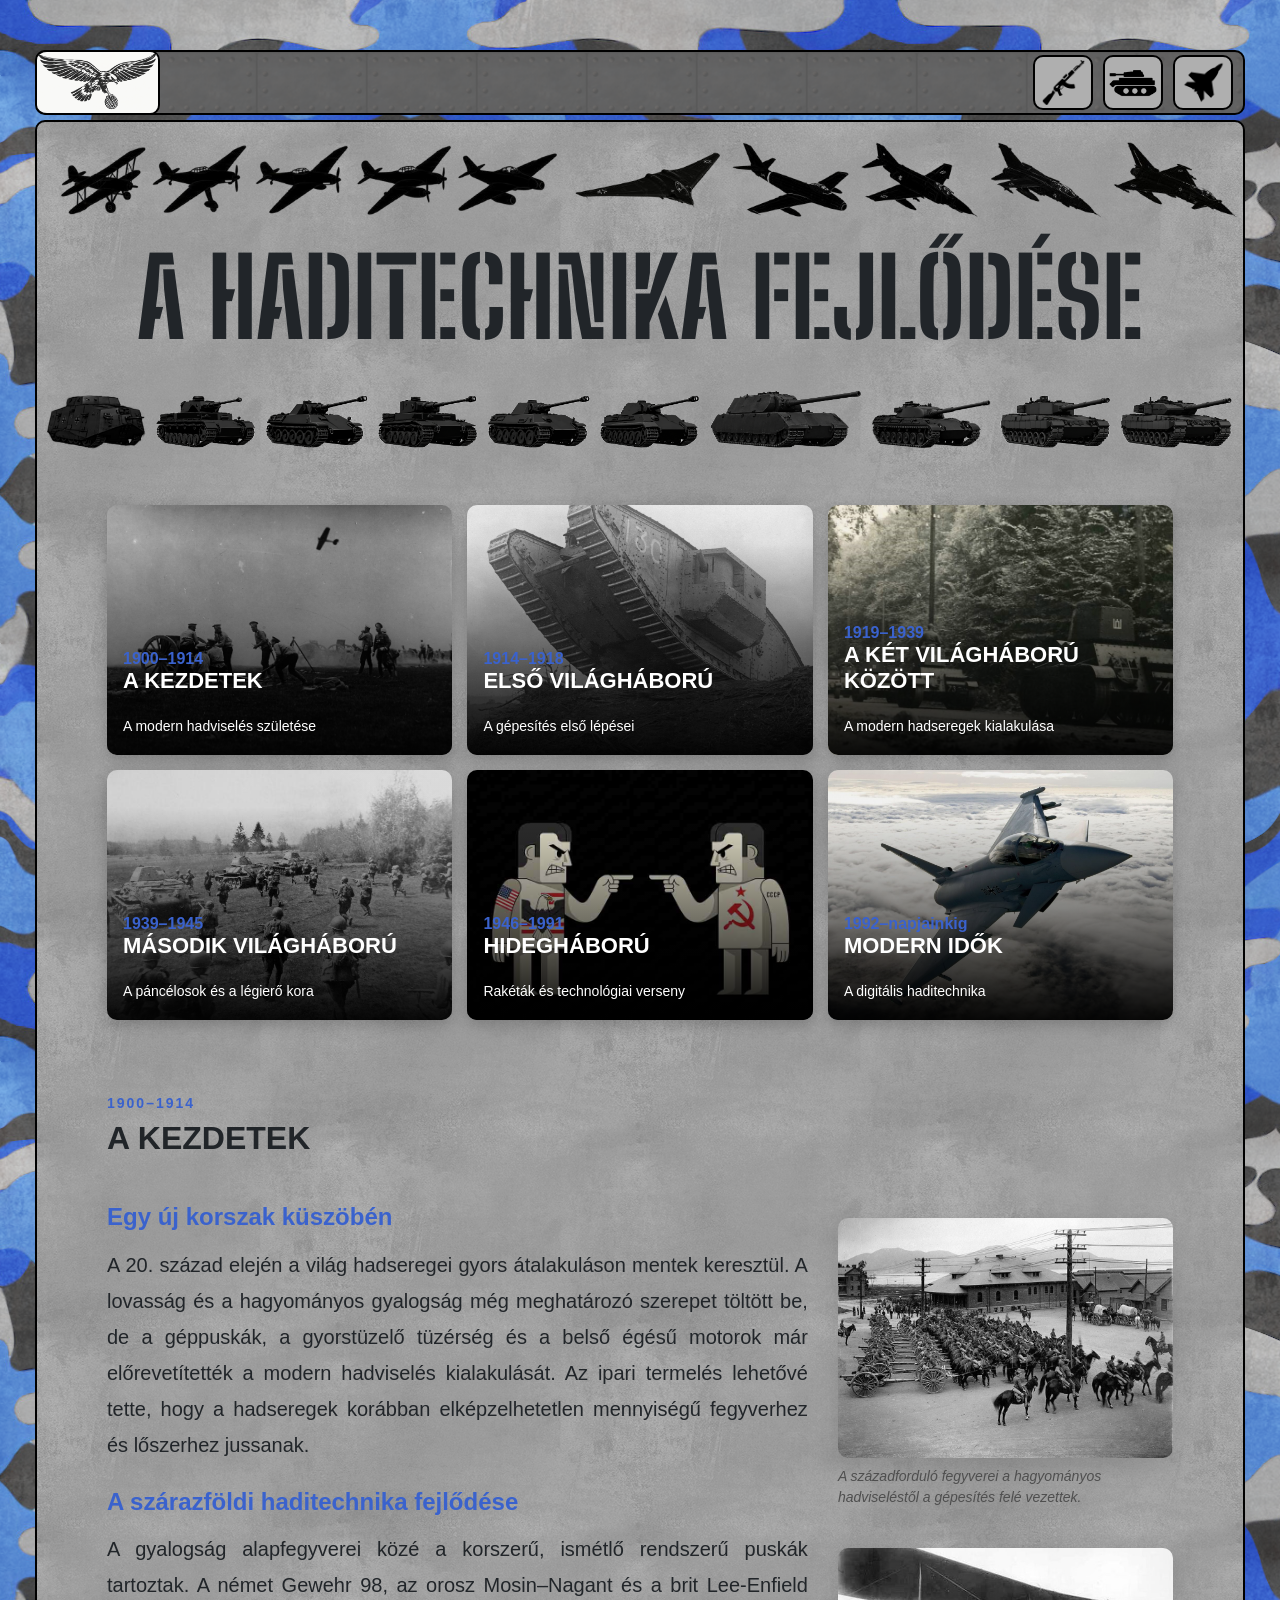
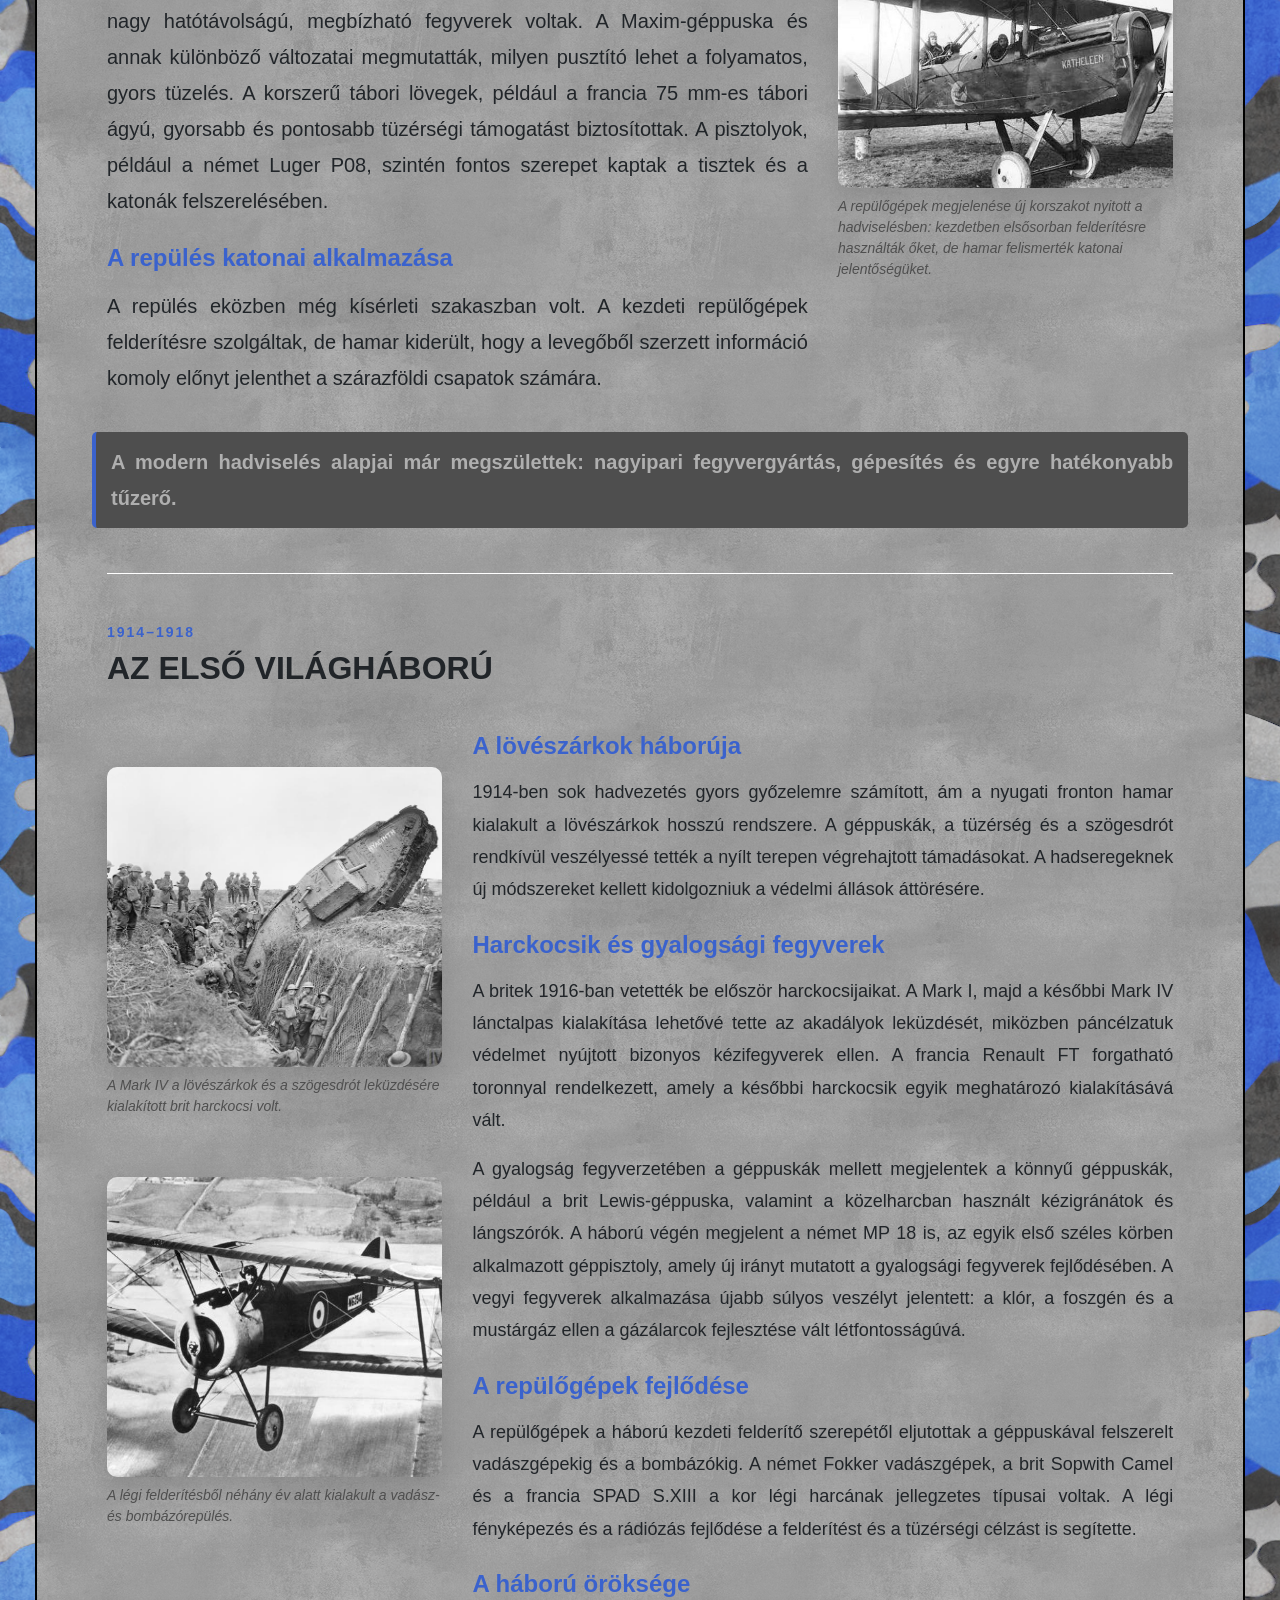
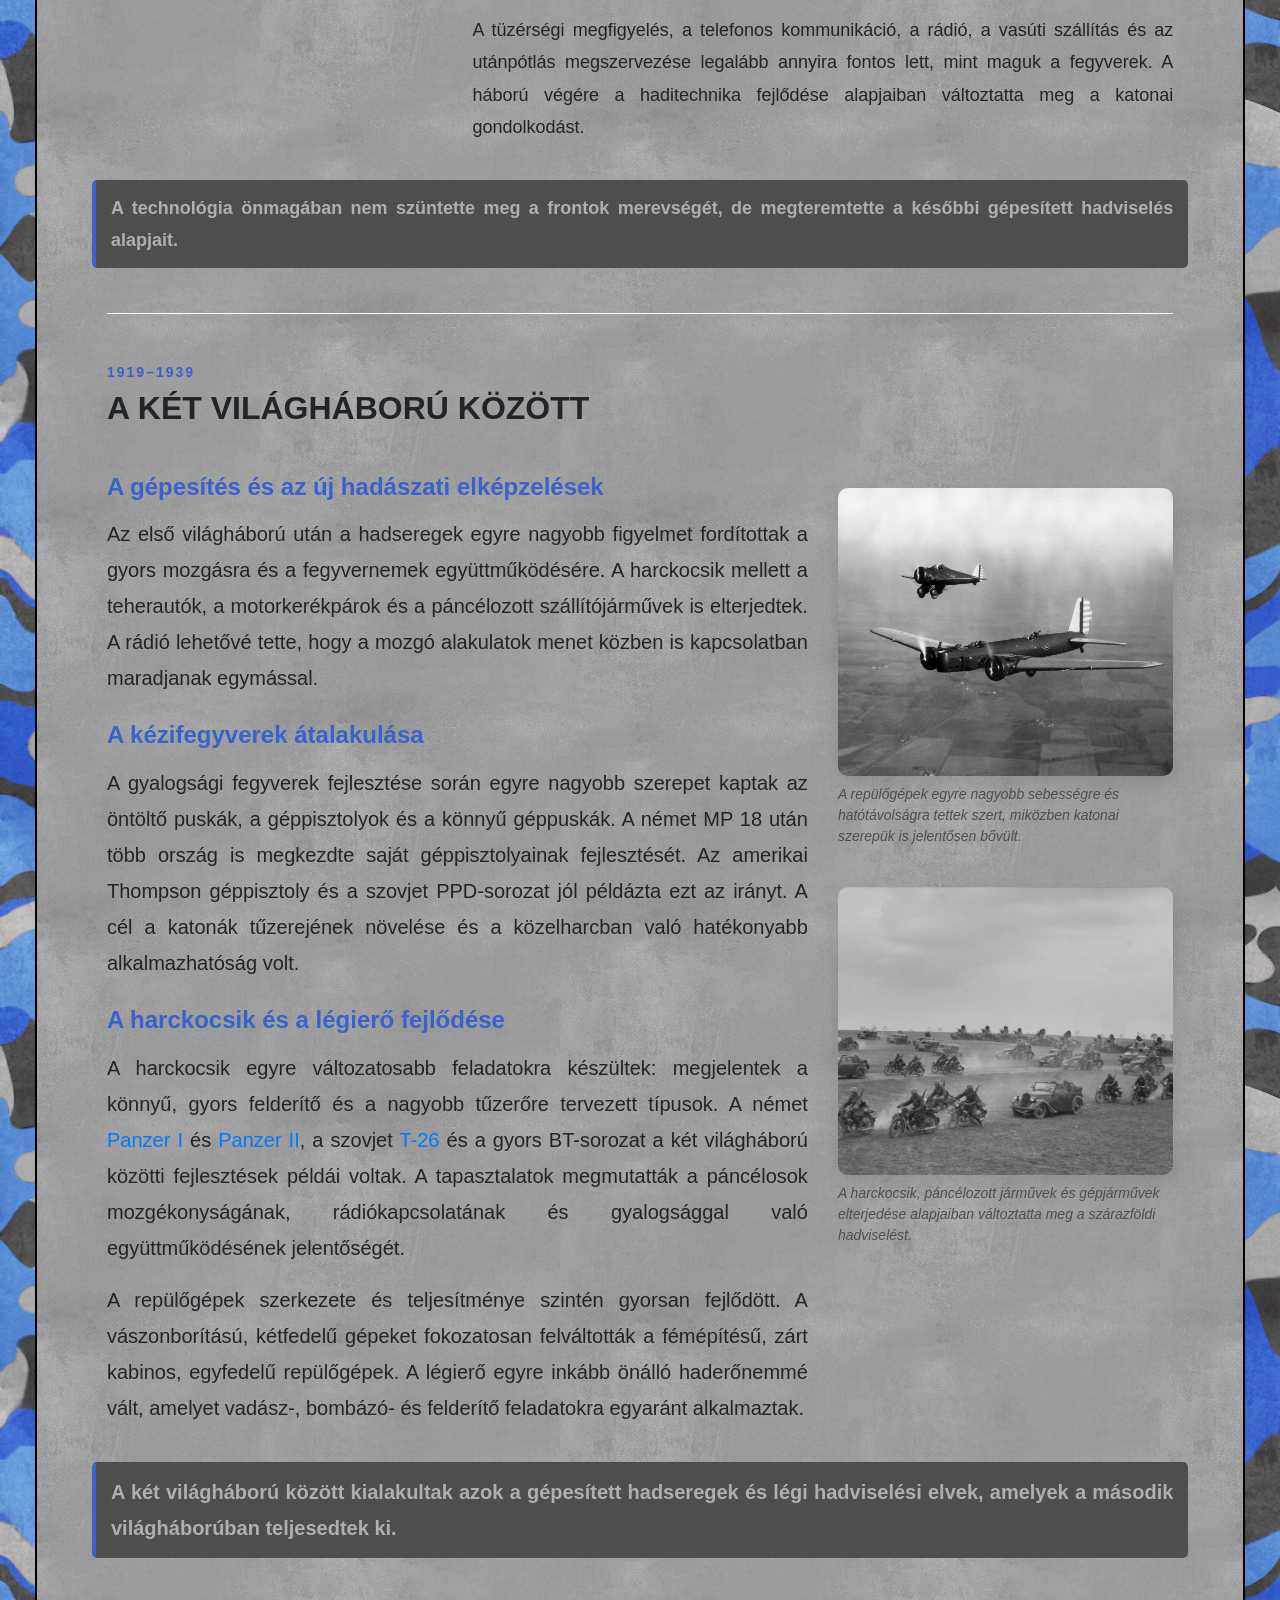
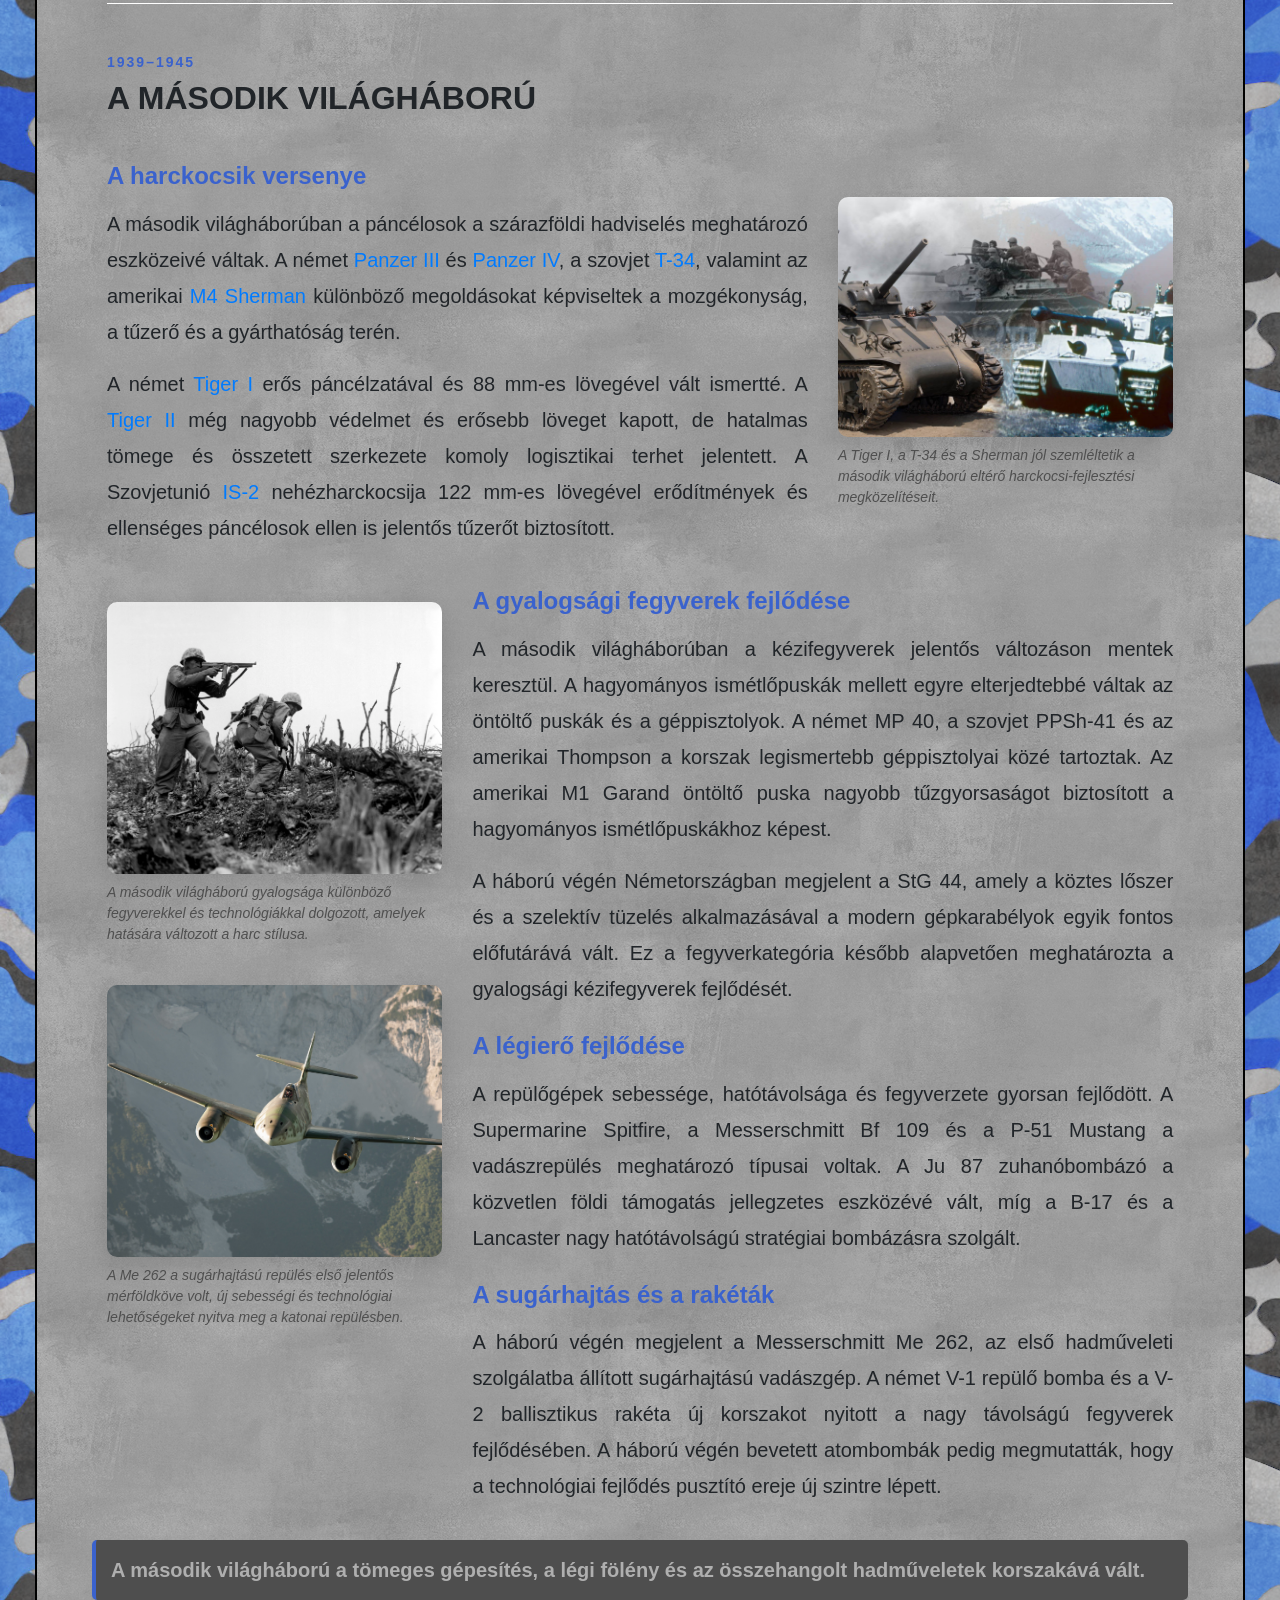
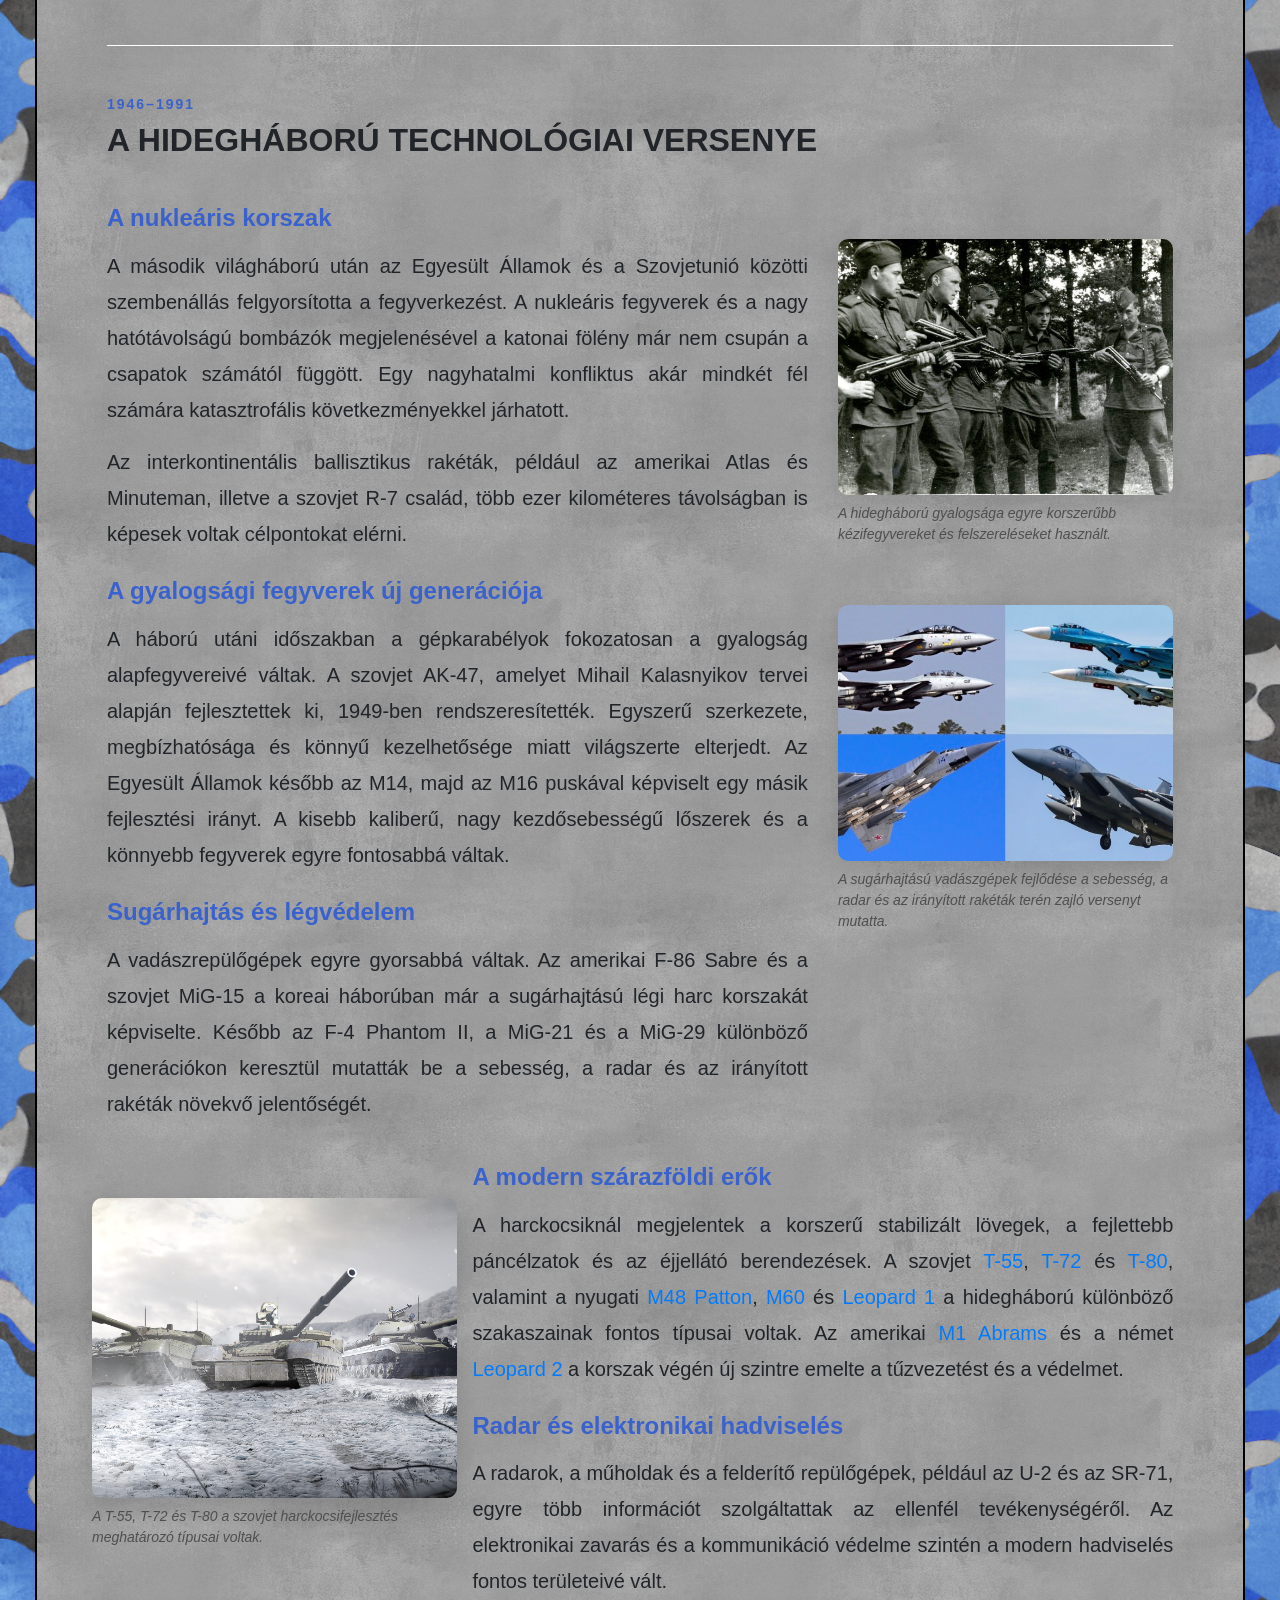
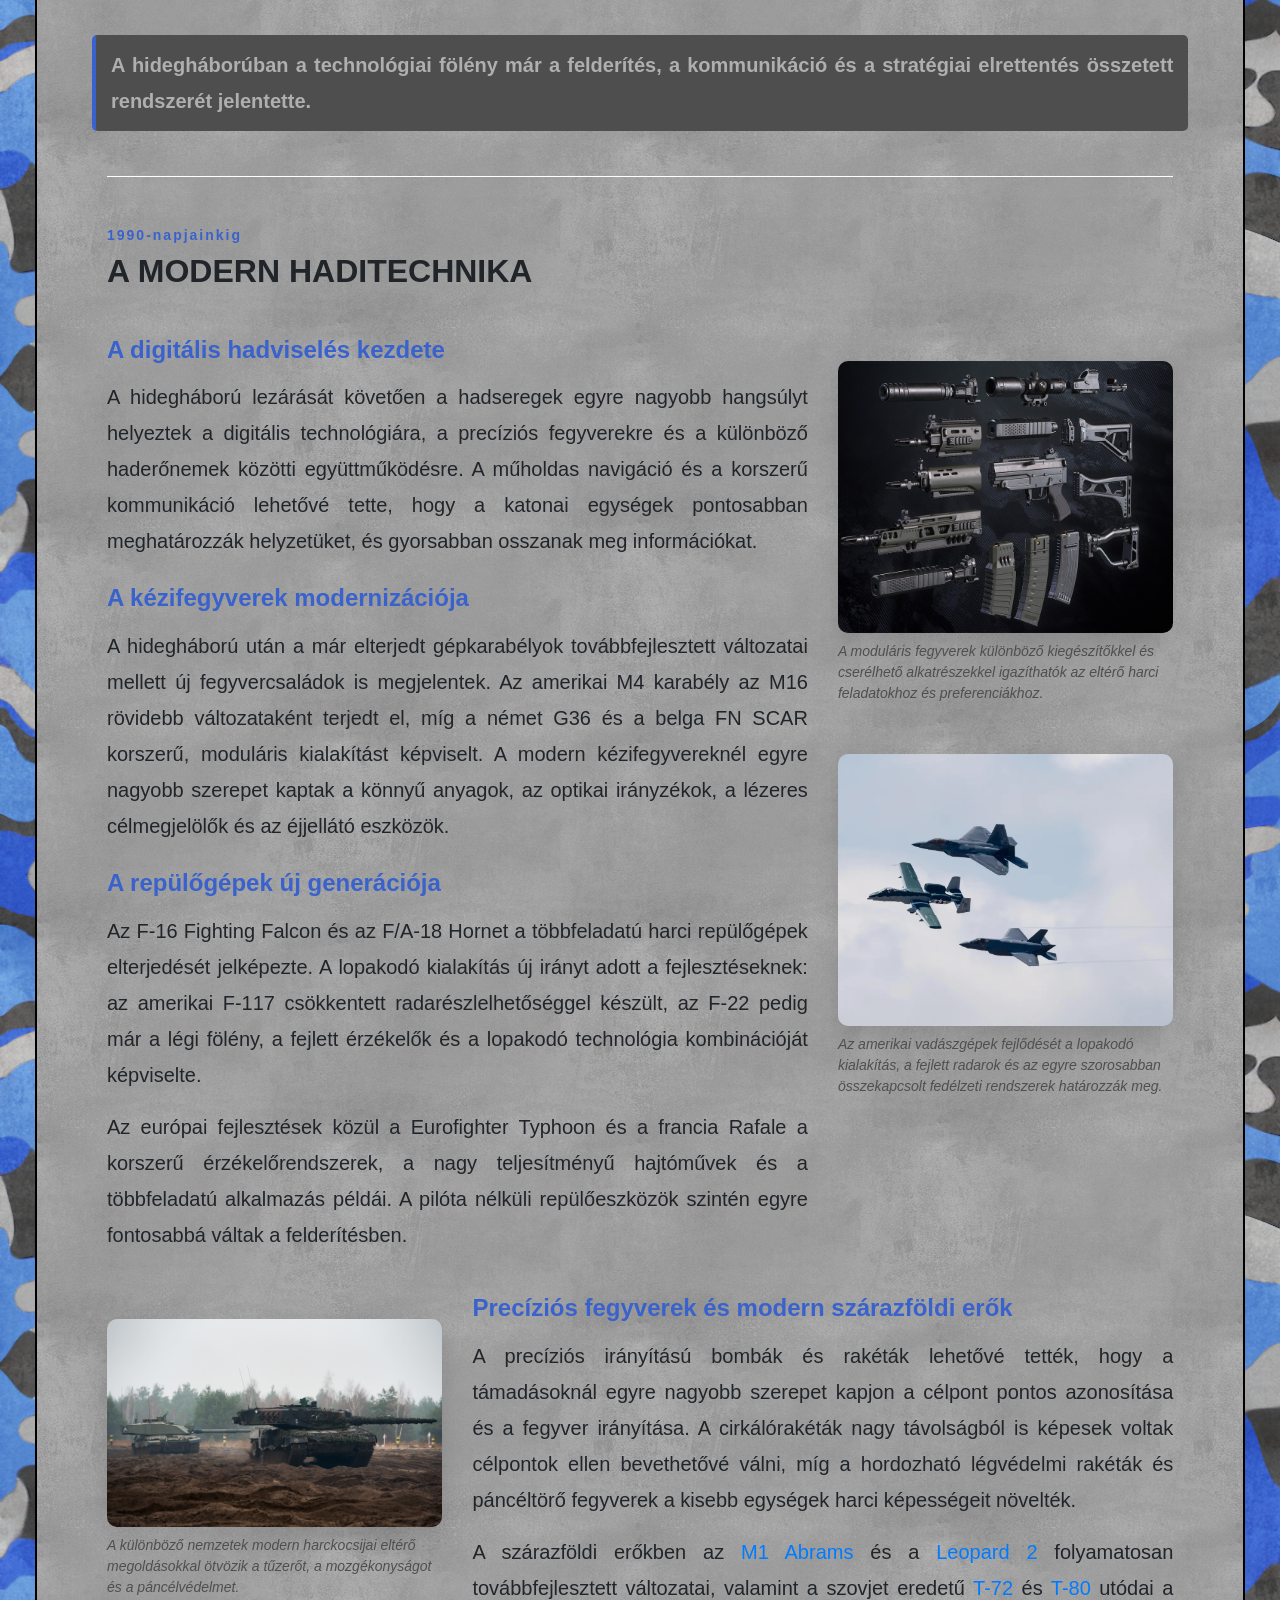
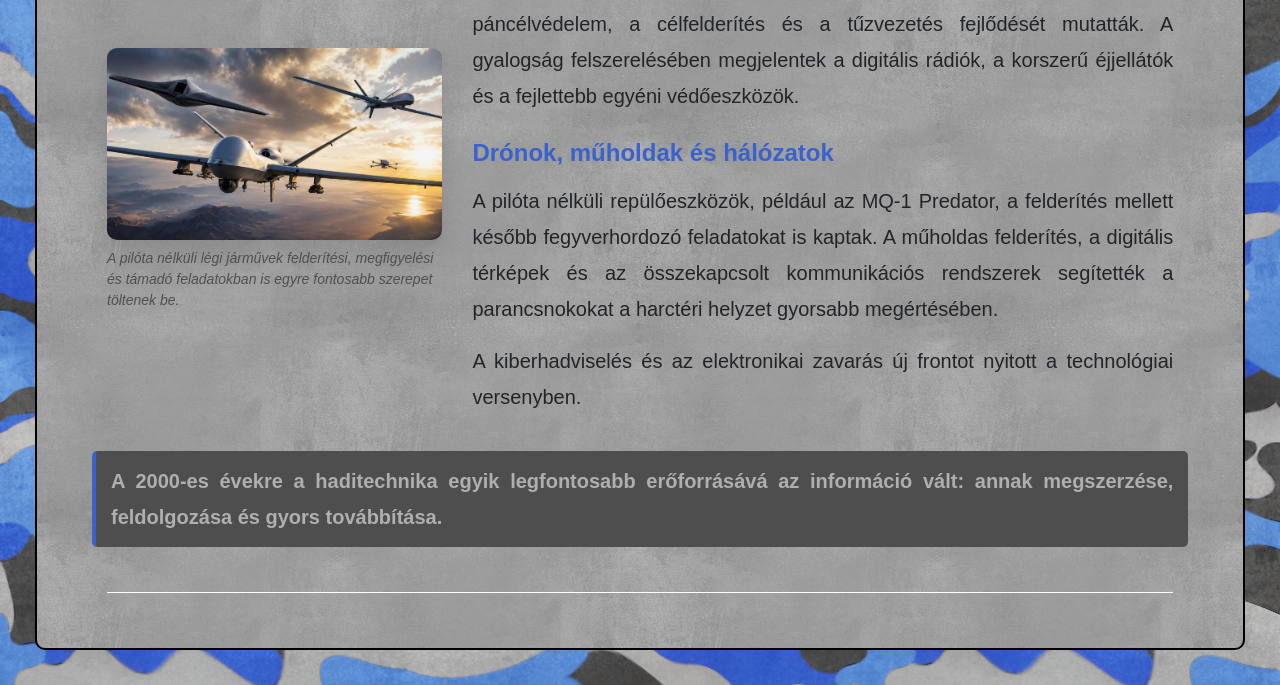
<file: index.html>
<!DOCTYPE html>
<html lang="hu">
<head>
    <meta charset="UTF-8">
    <meta name="viewport" content="width=device-width, initial-scale=1.0">
    <title>Luftwaffel</title>
    <link rel="stylesheet" href="https://cdn.jsdelivr.net/npm/bootstrap@4.4.1/dist/css/bootstrap.min.css">
    <link rel="stylesheet" href="allrounder.css">
    <link rel="stylesheet" href="Fo.css">
    <link rel="icon" type="image/png" href="Kepek/Luftwaffelkorlogo.png">
</head>
<body>

    <header>
        <a href="index.html" aria-label="Főoldal">
            <img src="Kepek/Luftwaffel logó.png" alt="Főoldal" class="logo">
        </a>

        <nav>
            <ul class="navbar">
                <li class="nav-item" data-projectile="rifle">
                    <a href="Fegyverek.html" class="nav-link">
                        <img src="Kepek/rifle.png" alt="Fegyverek" title="Fegyverek" class="nav-icon">
                    </a>
                </li>
                <li class="nav-item" data-projectile="tank">
                    <a href="Tankok.html" class="nav-link">
                        <img src="Kepek/tank.png" alt="Tankok" title="Tankok" class="nav-icon tank">
                    </a>
                </li>
                <li class="nav-item" data-projectile="plane">
                    <a href="Repulok.html" class="nav-link">
                        <img src="Kepek/fighter-plane.png" alt="Repülők" title="Repülők" class="nav-icon">
                    </a>
                </li>
            </ul>
        </nav>
    </header>

    <div class="tartalom">
        <img src="Kepek/Repulo evolucio.png" class="evolucio">
        <h1 style="text-align: center; font-family: Big Shoulders Stencil, sans-serif;"> A Haditechnika fejlődése</h1>
        <img src="Kepek/tank_evolucio2.png" class="evolucio">

        <div>

            <aside class="timeline" id="timeline">
                <div class="timeline-line">
                    <div class="timeline-progress" id="timelineProgress"></div>

                    <div class="timeline-event" data-year="1900" data-target="kezdetek">
                        <span>1900</span>
                    </div>
                    <div class="timeline-event" data-year="1914" data-target="elso-vilaghaboru">
                        <span>1914</span>
                    </div>
                    <div class="timeline-event" data-year="1919" data-target="ket-vilaghaboru-kozott">
                        <span>1919</span>
                    </div>
                    <div class="timeline-event" data-year="1939" data-target="masodik-vilaghaboru">
                        <span>1939</span>
                    </div>
                    <div class="timeline-event" data-year="1946" data-target="hideghaboru">
                        <span>1946</span>
                    </div>
                    <div class="timeline-event" data-year="1990" data-target="modern-haditechnika">
                        <span>1990</span>
                    </div>
                    <div class="timeline-event" data-year="2000" data-target="oldal-vege">
                        <span>2000</span>
                    </div>

                    <div class="timeline-cursor" id="timelineCursor">
                        <span id="currentYear">1900</span>
                    </div>
                </div>
            </aside>

        </div>

        <div class="korszakok col-lg-11" style="margin: 50px;">

            <a href="#kezdetek" class="korszak-kartya">
                <img src="Kepek/A kezdetek.jpg" alt="A kezdetek">
                <div class="kartya-szoveg">
                    <h3>1900–1914</h3>
                    <h1>A kezdetek</h1>
                    <p>A modern hadviselés születése</p>
                </div>
            </a>

            <a href="#elso-vilaghaboru" class="korszak-kartya">
                <img src="Kepek/WW1.jpg" alt="Első világháború">
                <div class="kartya-szoveg">
                    <h3>1914–1918</h3>
                    <h1>Első világháború</h1>
                    <p>A gépesítés első lépései</p>
                </div>
            </a>

            <a href="#ket-vilaghaboru-kozott" class="korszak-kartya">
                <img src="Kepek/Between the two world war.jpg" alt="A két világháború közötti haditechnika">
                <div class="kartya-szoveg">
                    <h3>1919–1939</h3>
                    <h1>A két világháború között</h1>
                    <p>A modern hadseregek kialakulása</p>
                </div>
            </a>

            <a href="#masodik-vilaghaboru" class="korszak-kartya">
                <img src="Kepek/Masodik vilaghaboru.jpg" alt="Második világháborús haditechnika">
                <div class="kartya-szoveg">
                    <h3>1939–1945</h3>
                    <h1>Második világháború</h1>
                    <p>A páncélosok és a légierő kora</p>
                </div>
            </a>

            <a href="#hideghaboru" class="korszak-kartya">
                <img src="Kepek/Hideghaboru.jpg" alt="Hidegháború">
                <div class="kartya-szoveg">
                    <h3>1946–1991</h3>
                    <h1>Hidegháború</h1>
                    <p>Rakéták és technológiai verseny</p>
                </div>
            </a>

            <a href="#modern-haditechnika" class="korszak-kartya">
                <img src="Kepek/Modern era.jpg" alt="Modern haditechnika">
                <div class="kartya-szoveg">
                    <h3>1992–napjainkig</h3>
                    <h1>Modern idők</h1>
                    <p>A digitális haditechnika</p>
                </div>
            </a>

        </div>

        <div class="col-lg-11" style="margin: 50px;">
            <section id="kezdetek" class="tortenelmi-korszak">
                <h3 class="korszak-ev">1900–1914</h3>
                <h1>A kezdetek</h1>

                <div class="row korszak-tartalom">
                    <div class="col-lg-8 korszak-szoveg">
                        <h2>Egy új korszak küszöbén</h2>
                        <p>A 20. század elején a világ hadseregei gyors átalakuláson mentek keresztül. A lovasság és a hagyományos gyalogság még meghatározó szerepet töltött be, de a géppuskák, a gyorstüzelő tüzérség és a belső égésű motorok már előrevetítették a modern hadviselés kialakulását. Az ipari termelés lehetővé tette, hogy a hadseregek korábban elképzelhetetlen mennyiségű fegyverhez és lőszerhez jussanak.</p>
                        <h2>A szárazföldi haditechnika fejlődése</h2>
                        <p>A gyalogság alapfegyverei közé a korszerű, ismétlő rendszerű puskák tartoztak. A német Gewehr 98, az orosz Mosin–Nagant és a brit Lee-Enfield nagy hatótávolságú, megbízható fegyverek voltak. A Maxim-géppuska és annak különböző változatai megmutatták, milyen pusztító lehet a folyamatos, gyors tüzelés. A korszerű tábori lövegek, például a francia 75 mm-es tábori ágyú, gyorsabb és pontosabb tüzérségi támogatást biztosítottak. A pisztolyok, például a német Luger P08, szintén fontos szerepet kaptak a tisztek és a katonák felszerelésében.</p>
                        <h2>A repülés katonai alkalmazása</h2>
                        <p>A repülés eközben még kísérleti szakaszban volt. A kezdeti repülőgépek felderítésre szolgáltak, de hamar kiderült, hogy a levegőből szerzett információ komoly előnyt jelenthet a szárazföldi csapatok számára.</p>
                    </div>

                    <div class="col-lg-4 korszak-kep">
                        <div>
                            <img src="Kepek/Kezdet.jpg" alt="A 20. század elejének katonai technológiája">
                            <span class="kepalairas">A századforduló fegyverei a hagyományos hadviseléstől a gépesítés felé vezettek.</span>
                        </div>
                        <div>
                            <img src="Kepek/Plane before WW1.JPG" alt="Kezdetleges katonai repülőgép a 20. század elején">
                            <span class="kepalairas">A repülőgépek megjelenése új korszakot nyitott a hadviselésben: kezdetben elsősorban felderítésre használták őket, de hamar felismerték katonai jelentőségüket.</span>
                        </div>
                    </div>

                    <p class="kiemelt-mondat">A modern hadviselés alapjai már megszülettek: nagyipari fegyvergyártás, gépesítés és egyre hatékonyabb tűzerő.</p>

                </div>
            </section>

            <section id="elso-vilaghaboru" class="tortenelmi-korszak">
                <h3 class="korszak-ev">1914–1918</h3>
                <h1>Az első világháború</h1>

                <div class="row korszak-tartalom">
                    <div class="col-lg-4 korszak-kep">
                        <img src="Kepek/WW1 tank.jpg" alt="Az első világháború harckocsija">
                        <span class="kepalairas">A Mark IV a lövészárkok és a szögesdrót leküzdésére kialakított brit harckocsi volt.</span>
                    
                        <img src="Kepek/WW1 repulo.jpg" alt="Első világháborús katonai repülőgép">
                        <span class="kepalairas">A légi felderítésből néhány év alatt kialakult a vadász- és bombázórepülés.</span>
                    </div>
                    
                    <div class="col-lg-8 korszak-szoveg">
                        <h2>A lövészárkok háborúja</h2>
                        <p>1914-ben sok hadvezetés gyors győzelemre számított, ám a nyugati fronton hamar kialakult a lövészárkok hosszú rendszere. A géppuskák, a tüzérség és a szögesdrót rendkívül veszélyessé tették a nyílt terepen végrehajtott támadásokat. A hadseregeknek új módszereket kellett kidolgozniuk a védelmi állások áttörésére.</p>
                        <h2>Harckocsik és gyalogsági fegyverek</h2>
                        <p>A britek 1916-ban vetették be először harckocsijaikat. A Mark I, majd a későbbi Mark IV lánctalpas kialakítása lehetővé tette az akadályok leküzdését, miközben páncélzatuk védelmet nyújtott bizonyos kézifegyverek ellen. A francia Renault FT forgatható toronnyal rendelkezett, amely a későbbi harckocsik egyik meghatározó kialakításává vált.</p>
                        <p>A gyalogság fegyverzetében a géppuskák mellett megjelentek a könnyű géppuskák, például a brit Lewis-géppuska, valamint a közelharcban használt kézigránátok és lángszórók. A háború végén megjelent a német MP 18 is, az egyik első széles körben alkalmazott géppisztoly, amely új irányt mutatott a gyalogsági fegyverek fejlődésében. A vegyi fegyverek alkalmazása újabb súlyos veszélyt jelentett: a klór, a foszgén és a mustárgáz ellen a gázálarcok fejlesztése vált létfontosságúvá.</p>
                        <h2>A repülőgépek fejlődése</h2>
                        <p>A repülőgépek a háború kezdeti felderítő szerepétől eljutottak a géppuskával felszerelt vadászgépekig és a bombázókig. A német Fokker vadászgépek, a brit Sopwith Camel és a francia SPAD S.XIII a kor légi harcának jellegzetes típusai voltak. A légi fényképezés és a rádiózás fejlődése a felderítést és a tüzérségi célzást is segítette.</p>
                        <h2>A háború öröksége</h2>
                        <p>A tüzérségi megfigyelés, a telefonos kommunikáció, a rádió, a vasúti szállítás és az utánpótlás megszervezése legalább annyira fontos lett, mint maguk a fegyverek. A háború végére a haditechnika fejlődése alapjaiban változtatta meg a katonai gondolkodást.</p>
                    </div>

                        <p class="kiemelt-mondat">A technológia önmagában nem szüntette meg a frontok merevségét, de megteremtette a későbbi gépesített hadviselés alapjait.</p>

                </div>
            </section>

            <section id="ket-vilaghaboru-kozott" class="tortenelmi-korszak">
                <h3 class="korszak-ev">1919–1939</h3>
                <h1>A két világháború között</h1>

                <div class="row korszak-tartalom">
                    <div class="col-lg-8 korszak-szoveg">
                        <h2>A gépesítés és az új hadászati elképzelések</h2>
                        <p>Az első világháború után a hadseregek egyre nagyobb figyelmet fordítottak a gyors mozgásra és a fegyvernemek együttműködésére. A harckocsik mellett a teherautók, a motorkerékpárok és a páncélozott szállítójárművek is elterjedtek. A rádió lehetővé tette, hogy a mozgó alakulatok menet közben is kapcsolatban maradjanak egymással.</p>
                        <h2>A kézifegyverek átalakulása</h2>
                        <p>A gyalogsági fegyverek fejlesztése során egyre nagyobb szerepet kaptak az öntöltő puskák, a géppisztolyok és a könnyű géppuskák. A német MP 18 után több ország is megkezdte saját géppisztolyainak fejlesztését. Az amerikai Thompson géppisztoly és a szovjet PPD-sorozat jól példázta ezt az irányt. A cél a katonák tűzerejének növelése és a közelharcban való hatékonyabb alkalmazhatóság volt.</p>
                        <h2>A harckocsik és a légierő fejlődése</h2>
                        <p>A harckocsik egyre változatosabb feladatokra készültek: megjelentek a könnyű, gyors felderítő és a nagyobb tűzerőre tervezett típusok. A német <a href="Tankok.html#panzer 1">Panzer I</a> és <a href="Tankok.html#panzer 2">Panzer II</a>, a szovjet <a href="Tankok.html#T-26">T-26</a> és a gyors BT-sorozat a két világháború közötti fejlesztések példái voltak. A tapasztalatok megmutatták a páncélosok mozgékonyságának, rádiókapcsolatának és gyalogsággal való együttműködésének jelentőségét.</p>
                        <p>A repülőgépek szerkezete és teljesítménye szintén gyorsan fejlődött. A vászonborítású, kétfedelű gépeket fokozatosan felváltották a fémépítésű, zárt kabinos, egyfedelű repülőgépek. A légierő egyre inkább önálló haderőnemmé vált, amelyet vadász-, bombázó- és felderítő feladatokra egyaránt alkalmaztak.</p>
                    </div>

                    <div class="col-lg-4 korszak-kep">
                        <div class="">
                            <img src="Kepek/Planes.jpg" alt="A két világháború közötti repülőgépek">
                            <span class="kepalairas">A repülőgépek egyre nagyobb sebességre és hatótávolságra tettek szert, miközben katonai szerepük is jelentősen bővült.</span>
                        </div>
                        
                        <div class="korszak-kep">
                            <img src="Kepek/Gepesitett csatater.jpg" alt="Hadgyakorlat a két világháború között">
                            <span class="kepalairas">A harckocsik, páncélozott járművek és gépjárművek elterjedése alapjaiban változtatta meg a szárazföldi hadviselést.</span>
                        </div>
                    </div>

                    <p class="kiemelt-mondat">A két világháború között kialakultak azok a gépesített hadseregek és légi hadviselési elvek, amelyek a második világháborúban teljesedtek ki.</p>

                </div>
            </section>

            <section id="masodik-vilaghaboru" class="tortenelmi-korszak">
                <h3 class="korszak-ev">1939–1945</h3>
                <h1>A második világháború</h1>

                <div class="row korszak-tartalom">
                    <div class="col-lg-8 korszak-szoveg">
                        <h2>A harckocsik versenye</h2>
                        <p>A második világháborúban a páncélosok a szárazföldi hadviselés meghatározó eszközeivé váltak. A német <a href="Tankok.html#panzer 3">Panzer III</a> és <a href="Tankok.html#panzer 4">Panzer IV</a>, a szovjet <a href="Tankok.html#T-34">T-34</a>, valamint az amerikai <a href="Tankok.html#Sherman">M4 Sherman</a> különböző megoldásokat képviseltek a mozgékonyság, a tűzerő és a gyárthatóság terén.</p>
                        <p>A német <a href="Tankok.html#Tiger 1">Tiger I</a> erős páncélzatával és 88 mm-es lövegével vált ismertté. A <a href="Tankok.html#Tiger 2">Tiger II</a> még nagyobb védelmet és erősebb löveget kapott, de hatalmas tömege és összetett szerkezete komoly logisztikai terhet jelentett. A Szovjetunió <a href="Tankok.html#IS-2">IS-2 </a>nehézharckocsija 122 mm-es lövegével erődítmények és ellenséges páncélosok ellen is jelentős tűzerőt biztosított.</p>
                    </div>

                    <div class="col-lg-4 korszak-kep">
                        <img src="Kepek/WW2 tanks.jpg" alt="Tiger I, T-34 és Sherman harckocsik" style="margin-top: 60px; height: 15rem;">
                        <span class="kepalairas">A Tiger I, a T-34 és a Sherman jól szemléltetik a második világháború eltérő harckocsi-fejlesztési megközelítéseit.</span>
                    </div>

                    <div class="col-lg-4 korszak-kep">
                        <img src="Kepek/WW2 infantry.JPEG" alt="Második világháborús gyalogság">
                        <span class="kepalairas">A második világháború gyalogsága különböző fegyverekkel és technológiákkal dolgozott, amelyek hatására változott a harc stílusa.</span>
   
                        <img src="Kepek/Me-262 repulo.jpg" alt="Me-262, az első sugárhajtású repülőgép">
                        <span class="kepalairas">A Me 262 a sugárhajtású repülés első jelentős mérföldköve volt, új sebességi és technológiai lehetőségeket nyitva meg a katonai repülésben.</span>
                    </div>
                    
                    <div class="col-lg-8 korszak-szoveg">
                        <h2>A gyalogsági fegyverek fejlődése</h2>
                        <p>A második világháborúban a kézifegyverek jelentős változáson mentek keresztül. A hagyományos ismétlőpuskák mellett egyre elterjedtebbé váltak az öntöltő puskák és a géppisztolyok. A német MP 40, a szovjet PPSh-41 és az amerikai Thompson a korszak legismertebb géppisztolyai közé tartoztak. Az amerikai M1 Garand öntöltő puska nagyobb tűzgyorsaságot biztosított a hagyományos ismétlőpuskákhoz képest.</p>
                        <p>A háború végén Németországban megjelent a StG 44, amely a köztes lőszer és a szelektív tüzelés alkalmazásával a modern gépkarabélyok egyik fontos előfutárává vált. Ez a fegyverkategória később alapvetően meghatározta a gyalogsági kézifegyverek fejlődését.</p>
                        <h2>A légierő fejlődése</h2>
                        <p>A repülőgépek sebessége, hatótávolsága és fegyverzete gyorsan fejlődött. A Supermarine Spitfire, a Messerschmitt Bf 109 és a P-51 Mustang a vadászrepülés meghatározó típusai voltak. A Ju 87 zuhanóbombázó a közvetlen földi támogatás jellegzetes eszközévé vált, míg a B-17 és a Lancaster nagy hatótávolságú stratégiai bombázásra szolgált.</p>
                        <h2>A sugárhajtás és a rakéták</h2>
                        <p>A háború végén megjelent a Messerschmitt Me 262, az első hadműveleti szolgálatba állított sugárhajtású vadászgép. A német V-1 repülő bomba és a V-2 ballisztikus rakéta új korszakot nyitott a nagy távolságú fegyverek fejlődésében. A háború végén bevetett atombombák pedig megmutatták, hogy a technológiai fejlődés pusztító ereje új szintre lépett.</p> 
                    </div>

                    <p class="kiemelt-mondat">A második világháború a tömeges gépesítés, a légi fölény és az összehangolt hadműveletek korszakává vált.</p>
                    
                </div>
            </section>

            <section id="hideghaboru" class="tortenelmi-korszak">
                <h3 class="korszak-ev">1946–1991</h3>
                <h1>A hidegháború technológiai versenye</h1>

                <div class="row korszak-tartalom">
                    <div class="col-lg-8 korszak-szoveg">
                        <h2>A nukleáris korszak</h2>
                        <p>A második világháború után az Egyesült Államok és a Szovjetunió közötti szembenállás felgyorsította a fegyverkezést. A nukleáris fegyverek és a nagy hatótávolságú bombázók megjelenésével a katonai fölény már nem csupán a csapatok számától függött. Egy nagyhatalmi konfliktus akár mindkét fél számára katasztrofális következményekkel járhatott.</p>
                        <p>Az interkontinentális ballisztikus rakéták, például az amerikai Atlas és Minuteman, illetve a szovjet R-7 család, több ezer kilométeres távolságban is képesek voltak célpontokat elérni.</p>
                        <h2>A gyalogsági fegyverek új generációja</h2>
                        <p>A háború utáni időszakban a gépkarabélyok fokozatosan a gyalogság alapfegyvereivé váltak. A szovjet AK-47, amelyet Mihail Kalasnyikov tervei alapján fejlesztettek ki, 1949-ben rendszeresítették. Egyszerű szerkezete, megbízhatósága és könnyű kezelhetősége miatt világszerte elterjedt. Az Egyesült Államok később az M14, majd az M16 puskával képviselt egy másik fejlesztési irányt. A kisebb kaliberű, nagy kezdősebességű lőszerek és a könnyebb fegyverek egyre fontosabbá váltak.</p>
                        <h2>Sugárhajtás és légvédelem</h2>
                        <p>A vadászrepülőgépek egyre gyorsabbá váltak. Az amerikai F-86 Sabre és a szovjet MiG-15 a koreai háborúban már a sugárhajtású légi harc korszakát képviselte. Később az F-4 Phantom II, a MiG-21 és a MiG-29 különböző generációkon keresztül mutatták be a sebesség, a radar és az irányított rakéták növekvő jelentőségét.</p>
                    </div>

                    <div class="col-lg-4 korszak-kepek-oszlop">
                        <div class="korszak-kep">
                            <img src="Kepek/Cold war infantry.jpg" alt="Hidegháborús gyalogság">
                            <span class="kepalairas">A hidegháború gyalogsága egyre korszerűbb kézifegyvereket és felszereléseket használt.</span>
                        </div>

                        <div class="korszak-kep">
                            <img src="Kepek/Cold war jets.jpeg" alt="Hidegháborús vadászgépek">
                            <span class="kepalairas">A sugárhajtású vadászgépek fejlődése a sebesség, a radar és az irányított rakéták terén zajló versenyt mutatta.</span>
                        </div>
                    </div>

                    <div class="col-lg-4">
                        <div class="row korszak-kepek-sor">
                            <div class="korszak-kep">
                                <img src="Kepek/Cold war tanks.png" alt="Hidegháborús harckocsik" style="height: 30rem;">
                                <span class="kepalairas">A T-55, T-72 és T-80 a szovjet harckocsifejlesztés meghatározó típusai voltak.</span>
                            </div>
                        </div>
                    </div>

                    <div class="col-lg-8 korszak-szoveg">
                        <h2>A modern szárazföldi erők</h2>
                        <p>A harckocsiknál megjelentek a korszerű stabilizált lövegek, a fejlettebb páncélzatok és az éjjellátó berendezések. A szovjet <a href="Tankok.html#T-55">T-55</a>, <a href="Tankok.html#T-72">T-72</a> és <a href="Tankok.html#T-80">T-80</a>, valamint a nyugati <a href="Tankok.html#M48">M48 Patton</a>, <a href="Tankok.html#M60">M60</a> és <a href="Tankok.html#Leopard 1">Leopard 1</a> a hidegháború különböző szakaszainak fontos típusai voltak. Az amerikai <a href="Tankok.html#M1 Abrams">M1 Abrams</a> és a német <a href="Tankok.html#Leopard 2">Leopard 2</a> a korszak végén új szintre emelte a tűzvezetést és a védelmet.</p>
                        <h2>Radar és elektronikai hadviselés</h2>
                        <p>A radarok, a műholdak és a felderítő repülőgépek, például az U-2 és az SR-71, egyre több információt szolgáltattak az ellenfél tevékenységéről. Az elektronikai zavarás és a kommunikáció védelme szintén a modern hadviselés fontos területeivé vált.</p>
                    </div>

                    <p class="kiemelt-mondat">A hidegháborúban a technológiai fölény már a felderítés, a kommunikáció és a stratégiai elrettentés összetett rendszerét jelentette.</p>

                </div>
            </section>

            <section id="modern-haditechnika" class="tortenelmi-korszak">
                <h3 class="korszak-ev">1990-napjainkig</h3>
                <h1>A modern haditechnika</h1>

                <div class="row korszak-tartalom">
                    <div class="col-lg-8 korszak-szoveg">
                        <h2>A digitális hadviselés kezdete</h2>
                        <p>A hidegháború lezárását követően a hadseregek egyre nagyobb hangsúlyt helyeztek a digitális technológiára, a precíziós fegyverekre és a különböző haderőnemek közötti együttműködésre. A műholdas navigáció és a korszerű kommunikáció lehetővé tette, hogy a katonai egységek pontosabban meghatározzák helyzetüket, és gyorsabban osszanak meg információkat.</p>
                        <h2>A kézifegyverek modernizációja</h2>
                        <p>A hidegháború után a már elterjedt gépkarabélyok továbbfejlesztett változatai mellett új fegyvercsaládok is megjelentek. Az amerikai M4 karabély az M16 rövidebb változataként terjedt el, míg a német G36 és a belga FN SCAR korszerű, moduláris kialakítást képviselt. A modern kézifegyvereknél egyre nagyobb szerepet kaptak a könnyű anyagok, az optikai irányzékok, a lézeres célmegjelölők és az éjjellátó eszközök.</p>
                        <h2>A repülőgépek új generációja</h2>
                        <p>Az F-16 Fighting Falcon és az F/A-18 Hornet a többfeladatú harci repülőgépek elterjedését jelképezte. A lopakodó kialakítás új irányt adott a fejlesztéseknek: az amerikai F-117 csökkentett radarészlelhetőséggel készült, az F-22 pedig már a légi fölény, a fejlett érzékelők és a lopakodó technológia kombinációját képviselte.</p>
                        <p>Az európai fejlesztések közül a Eurofighter Typhoon és a francia Rafale a korszerű érzékelőrendszerek, a nagy teljesítményű hajtóművek és a többfeladatú alkalmazás példái. A pilóta nélküli repülőeszközök szintén egyre fontosabbá váltak a felderítésben.</p>
                    </div>

                    <div class="col-lg-4">
                        <div class="korszak-kep">
                            <img src="Kepek/Modular weaponry.jpg" alt="A mai fegyverek moduláris kialakítása">
                            <span class="kepalairas">A moduláris fegyverek különböző kiegészítőkkel és cserélhető alkatrészekkel igazíthatók az eltérő harci feladatokhoz és preferenciákhoz.</span>
                        </div>

                        <div class="korszak-kep">
                            <img src="Kepek/Modern jets.webp" alt="Modern amerikai sugárhajtású repülőgépek">
                            <span class="kepalairas">Az amerikai vadászgépek fejlődését a lopakodó kialakítás, a fejlett radarok és az egyre szorosabban összekapcsolt fedélzeti rendszerek határozzák meg.</span>
                        </div>
                        
                    </div>

                    <div class="col-lg-4">
                        <div class="korszak-kep">
                            <img src="Kepek/modern tanks.jpg" alt="Két példa modern harckocsira" style="height: 13rem;">
                            <span class="kepalairas">A különböző nemzetek modern harckocsijai eltérő megoldásokkal ötvözik a tűzerőt, a mozgékonyságot és a páncélvédelmet.</span>
                        </div>
                        <div class="korszak-kep">
                            <img src="Kepek/Modern drones.jpg" alt="Drón technológia a napjainkban" style="height: 12rem;">
                            <span class="kepalairas">A pilóta nélküli légi járművek felderítési, megfigyelési és támadó feladatokban is egyre fontosabb szerepet töltenek be.</span>
                        </div>
                    </div>

                    <div id="oldal-vege"></div>

                    <div class="col-lg-8 korszak-szoveg">
                        <h2>Precíziós fegyverek és modern szárazföldi erők</h2>
                        <p>A precíziós irányítású bombák és rakéták lehetővé tették, hogy a támadásoknál egyre nagyobb szerepet kapjon a célpont pontos azonosítása és a fegyver irányítása. A cirkálórakéták nagy távolságból is képesek voltak célpontok ellen bevethetővé válni, míg a hordozható légvédelmi rakéták és páncéltörő fegyverek a kisebb egységek harci képességeit növelték.</p>
                        <p>A szárazföldi erőkben az <a href="Tankok.html#M1 Abrams">M1 Abrams</a> és a <a href="Tankok.html#Leopard 2">Leopard 2</a> folyamatosan továbbfejlesztett változatai, valamint a szovjet eredetű <a href="Tankok.html#T-72">T-72</a> és <a href="Tankok.html#T-80">T-80</a> utódai a páncélvédelem, a célfelderítés és a tűzvezetés fejlődését mutatták. A gyalogság felszerelésében megjelentek a digitális rádiók, a korszerű éjjellátók és a fejlettebb egyéni védőeszközök.</p>
                        <h2>Drónok, műholdak és hálózatok</h2>
                        <p>A pilóta nélküli repülőeszközök, például az MQ-1 Predator, a felderítés mellett később fegyverhordozó feladatokat is kaptak. A műholdas felderítés, a digitális térképek és az összekapcsolt kommunikációs rendszerek segítették a parancsnokokat a harctéri helyzet gyorsabb megértésében.</p>
                        <p>A kiberhadviselés és az elektronikai zavarás új frontot nyitott a technológiai versenyben.</p>
                    </div>

                    <p class="kiemelt-mondat">A 2000-es évekre a haditechnika egyik legfontosabb erőforrásává az információ vált: annak megszerzése, feldolgozása és gyors továbbítása.</p>

                </div>
            </section>

        </div>
    </div>

    <script src="script.js"></script>
</body>
</html>
</file>
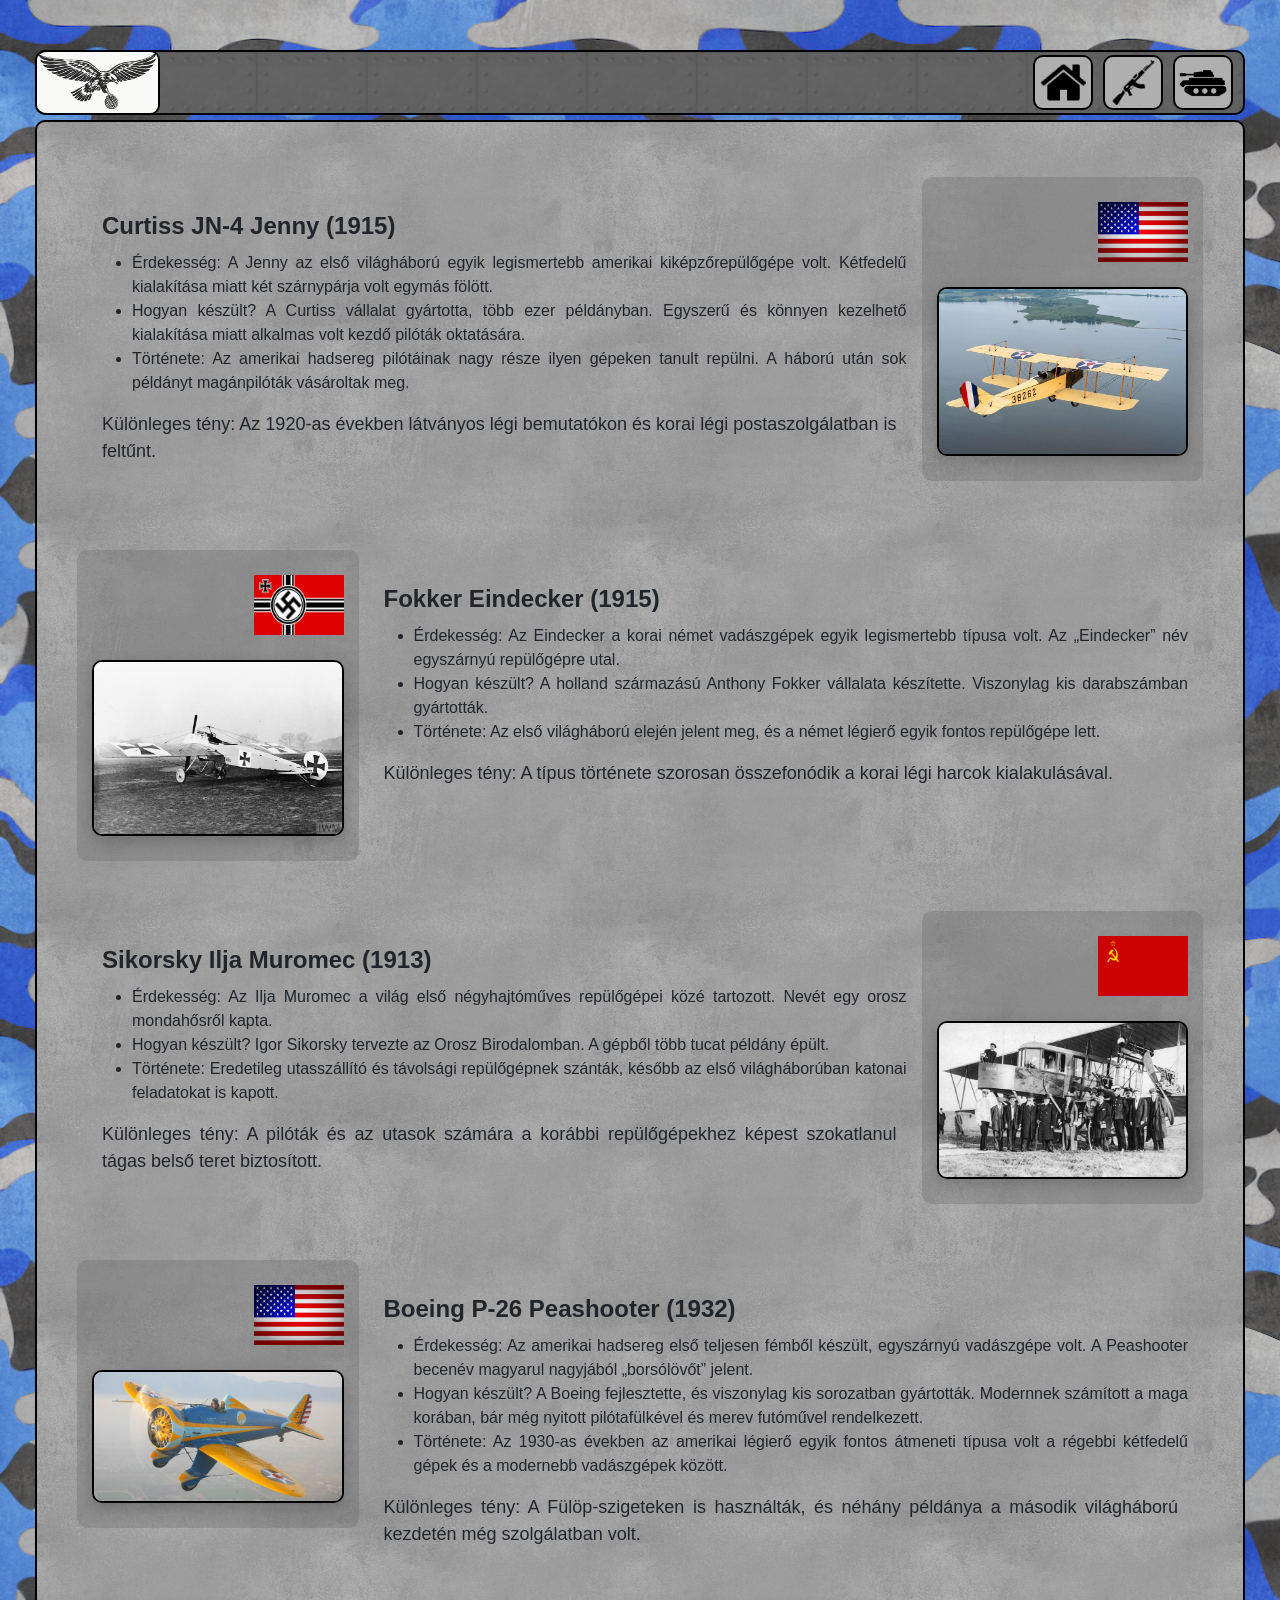
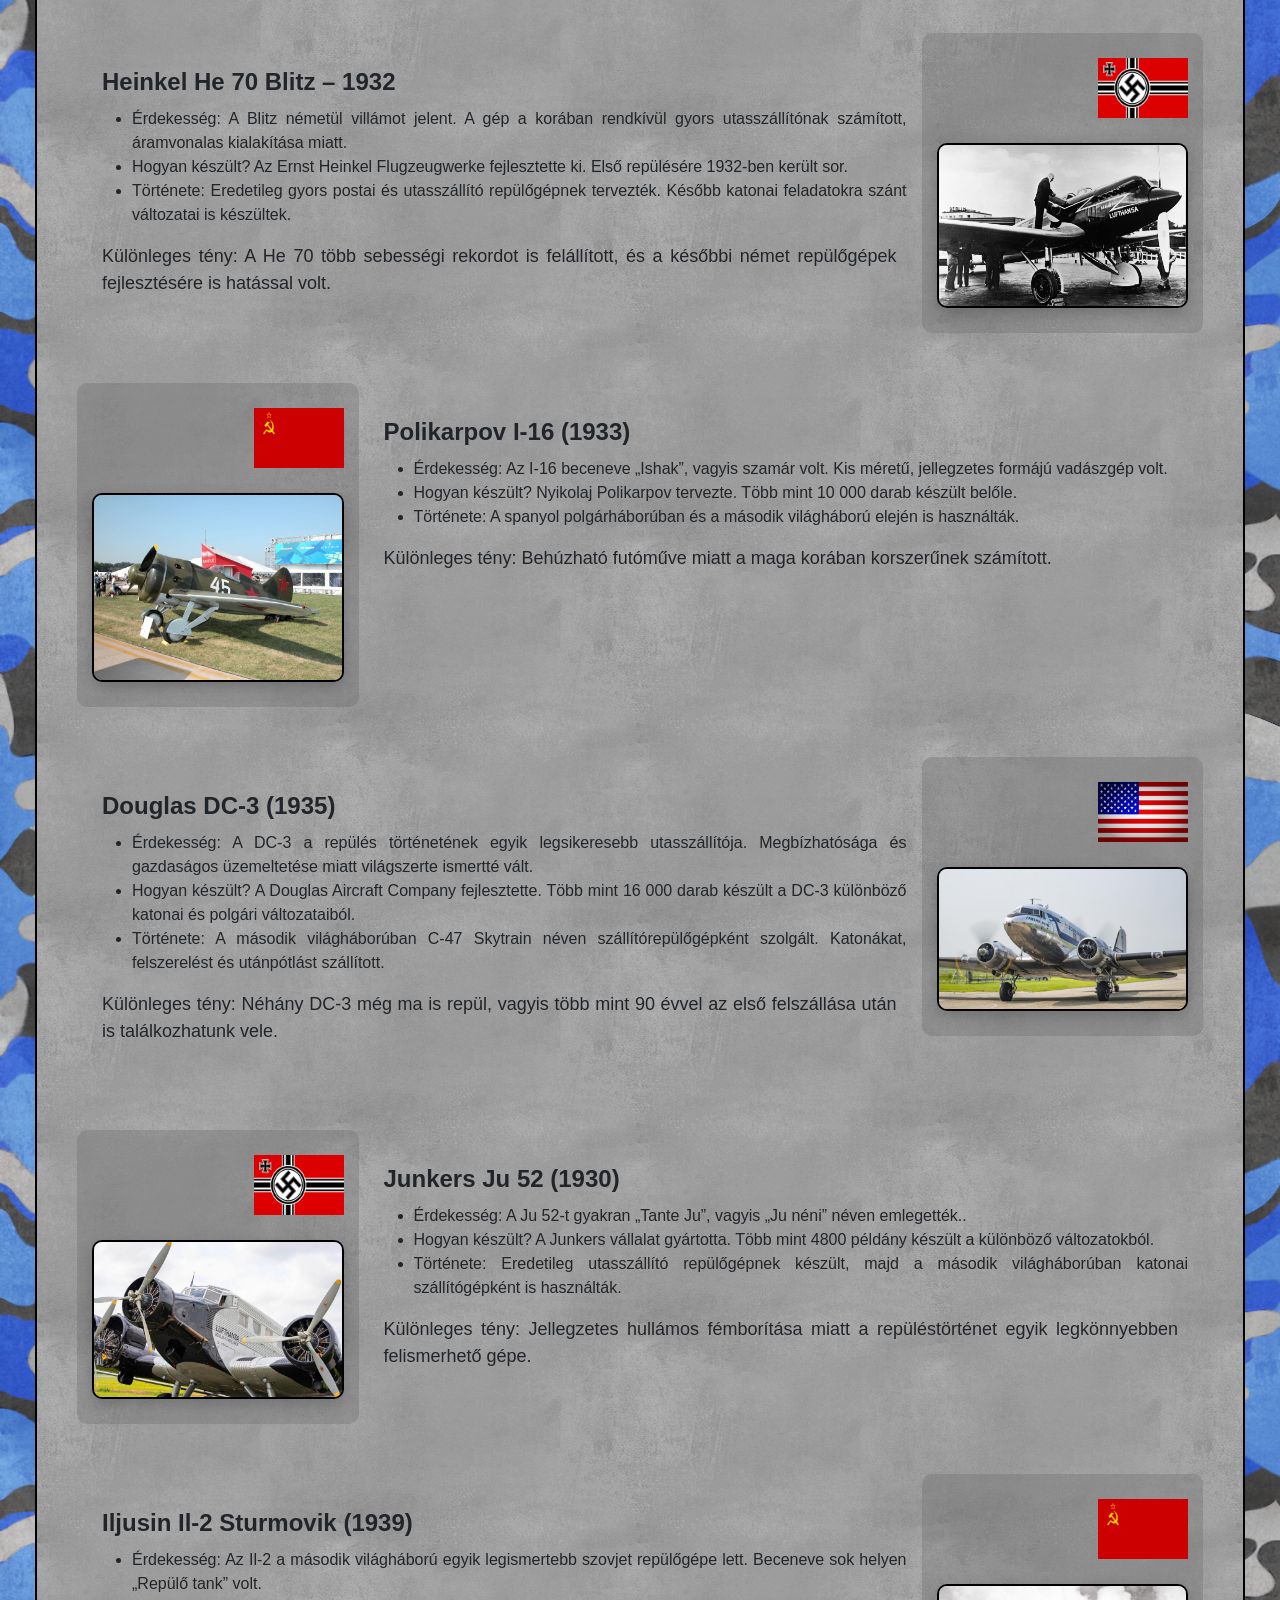
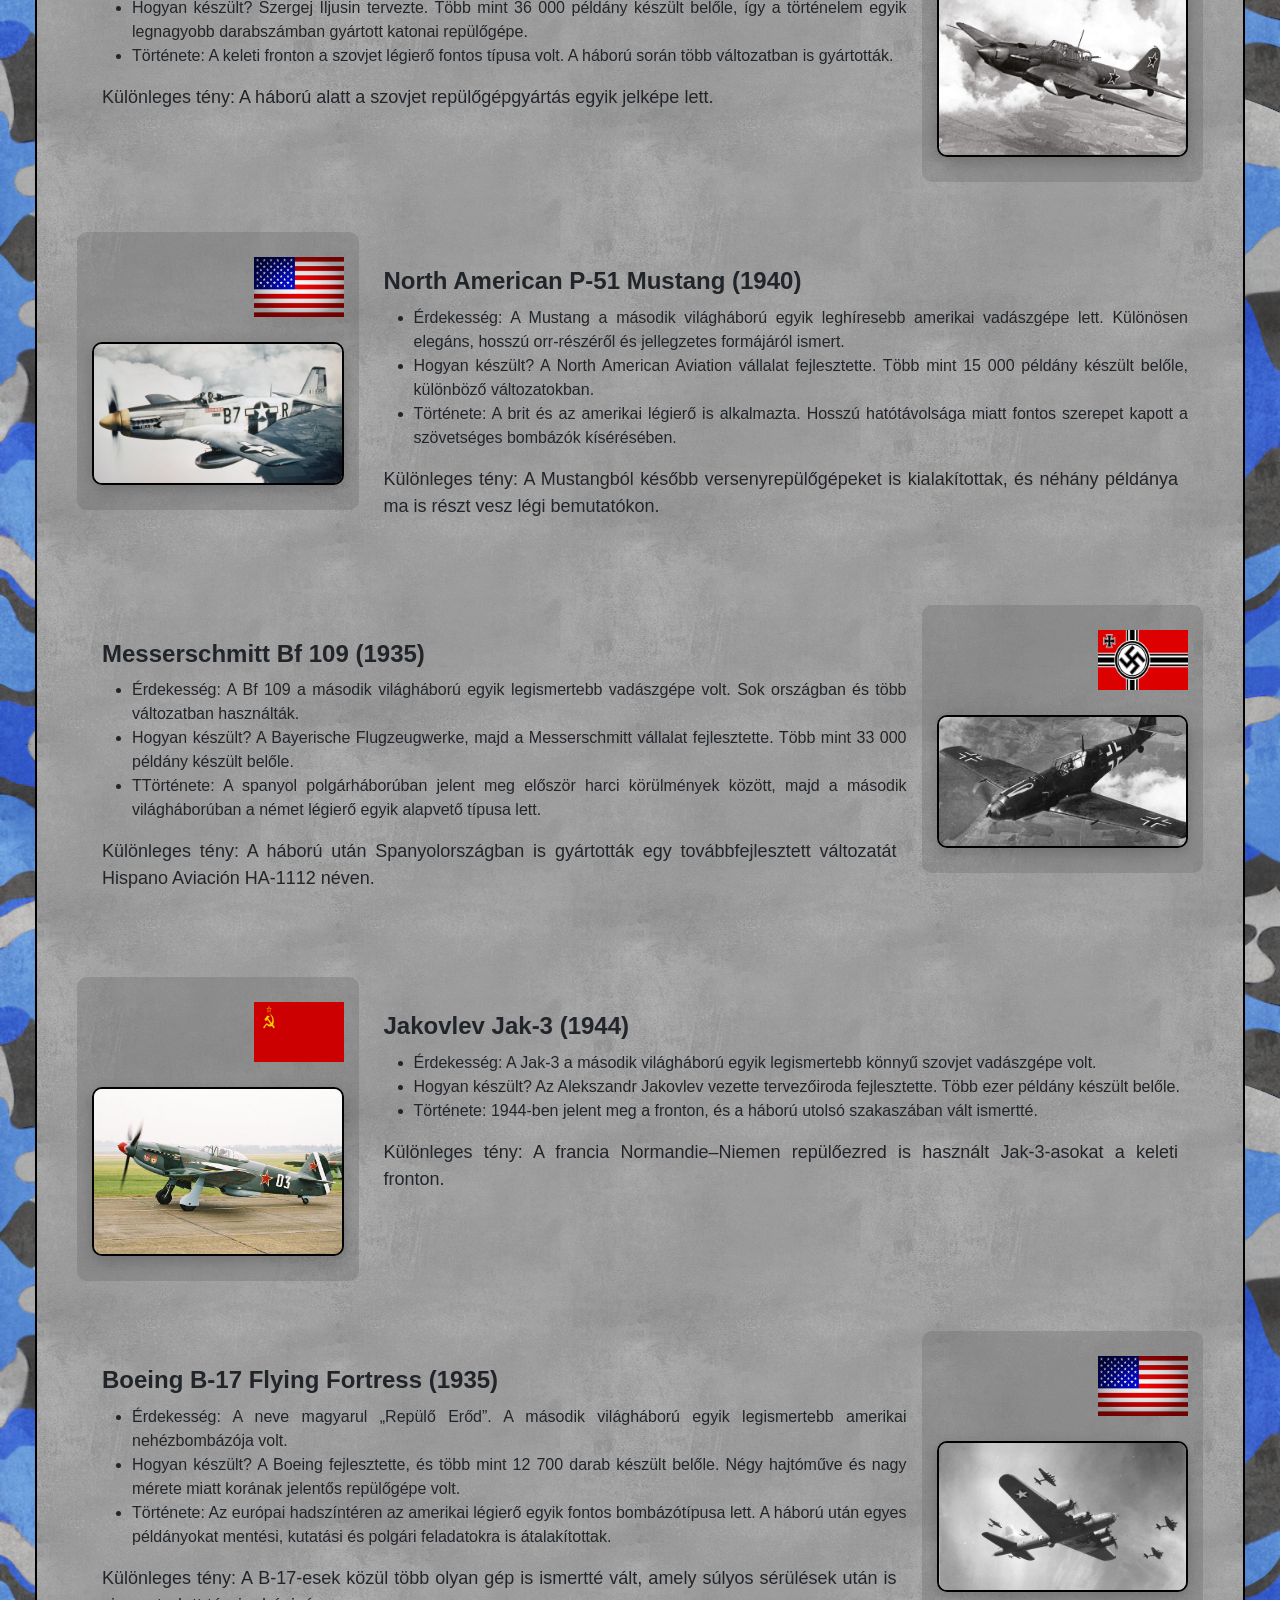
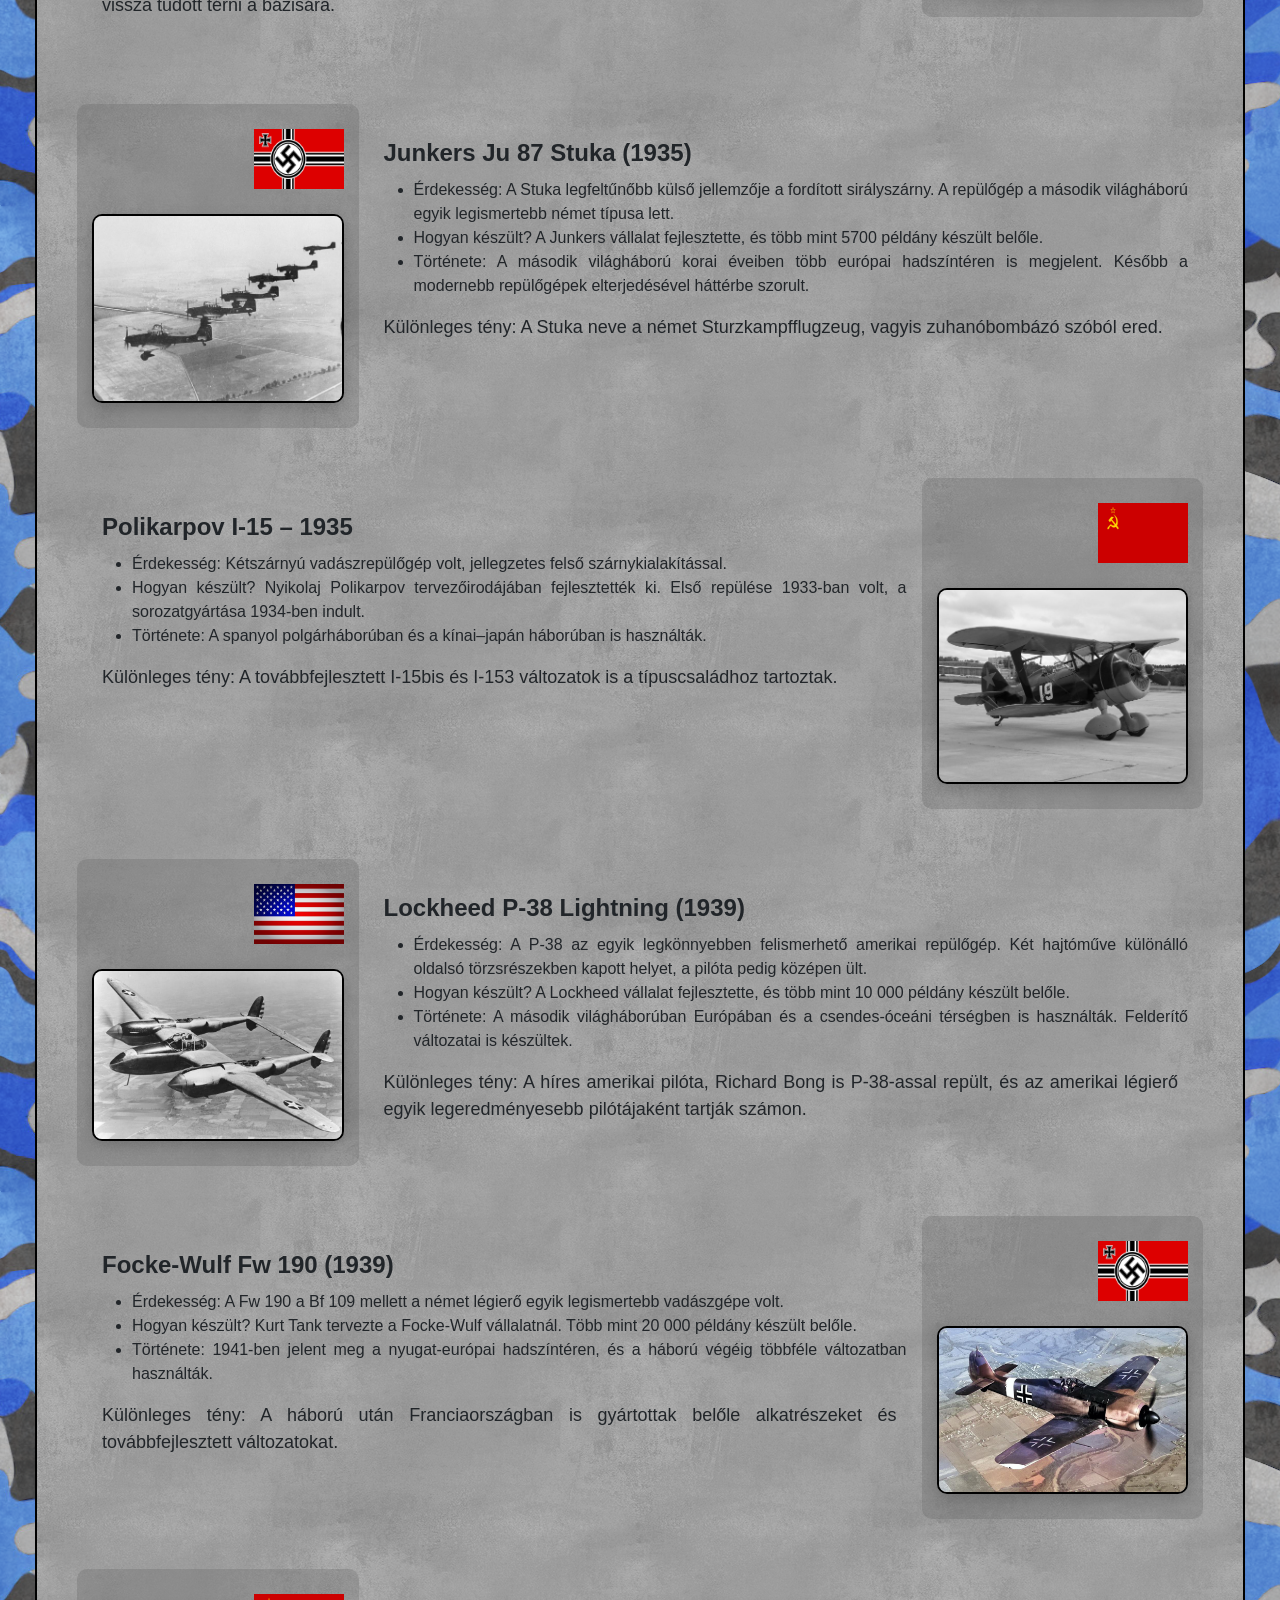
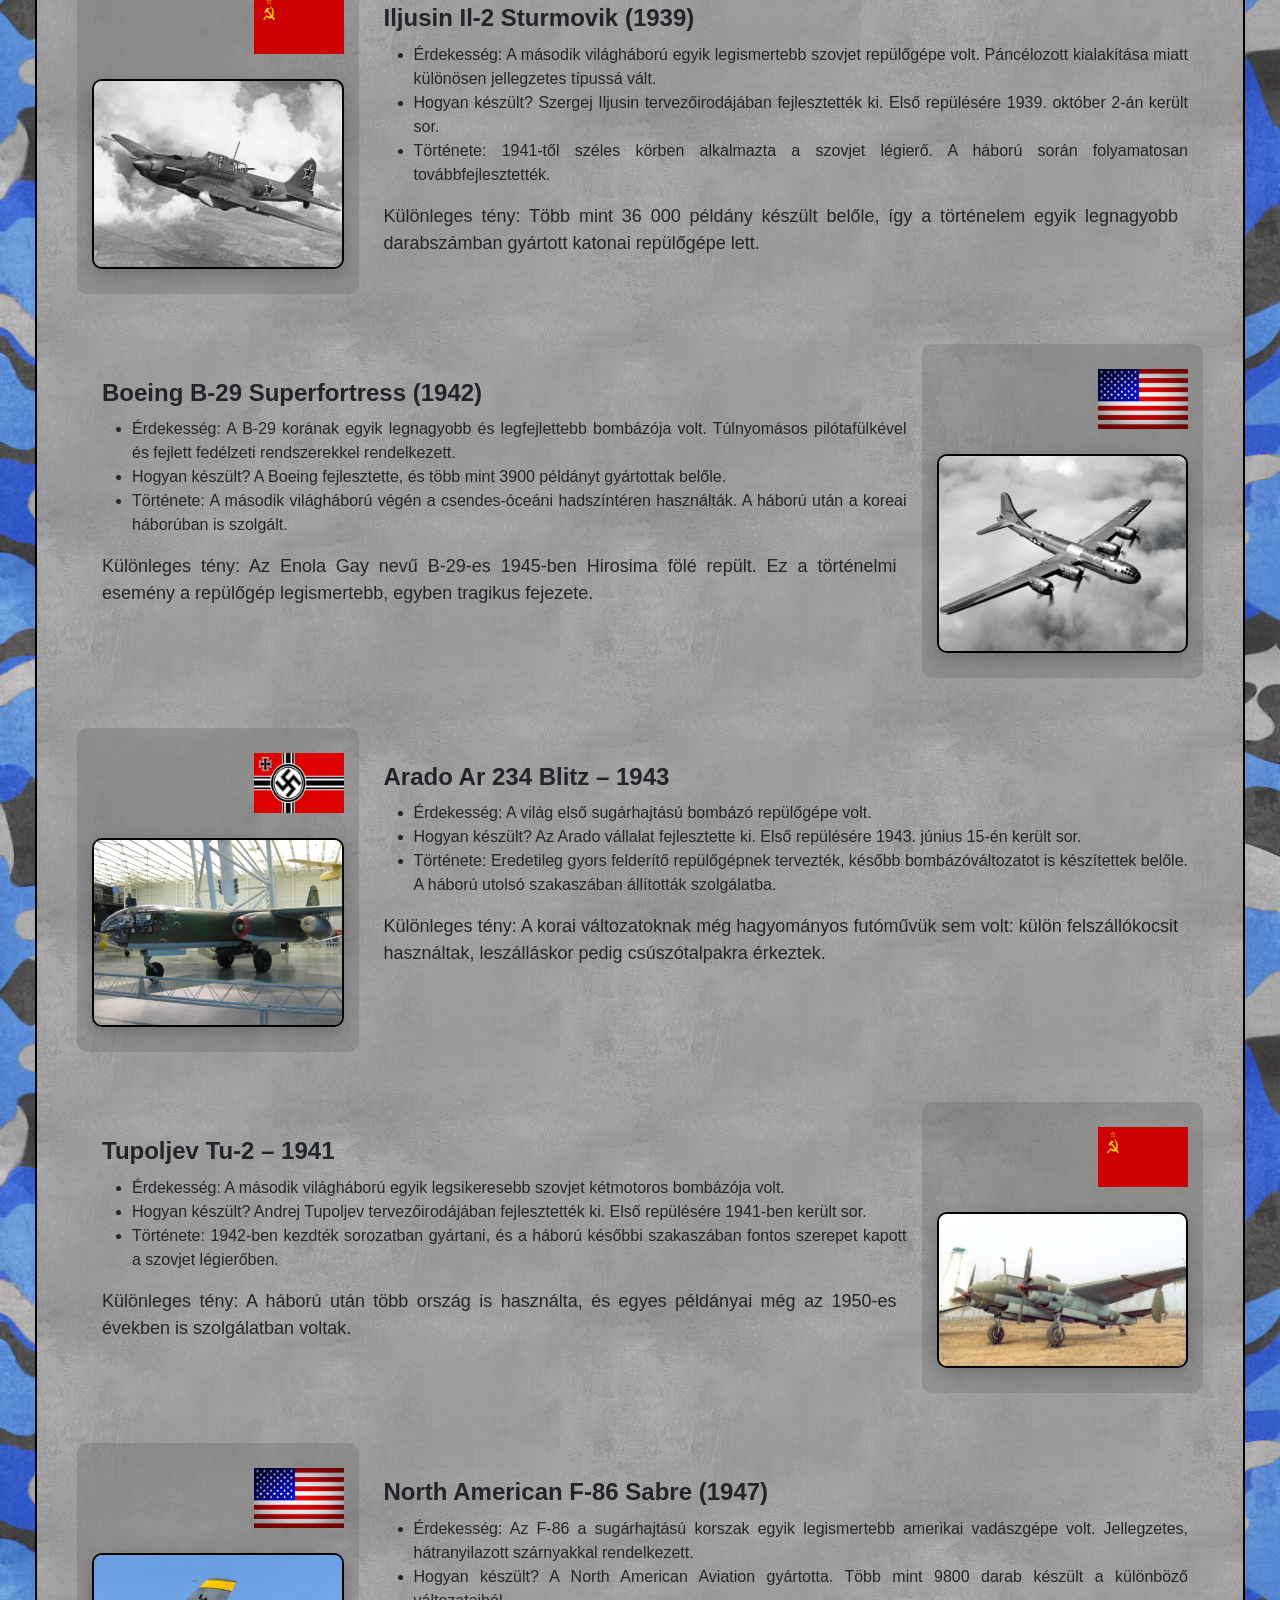
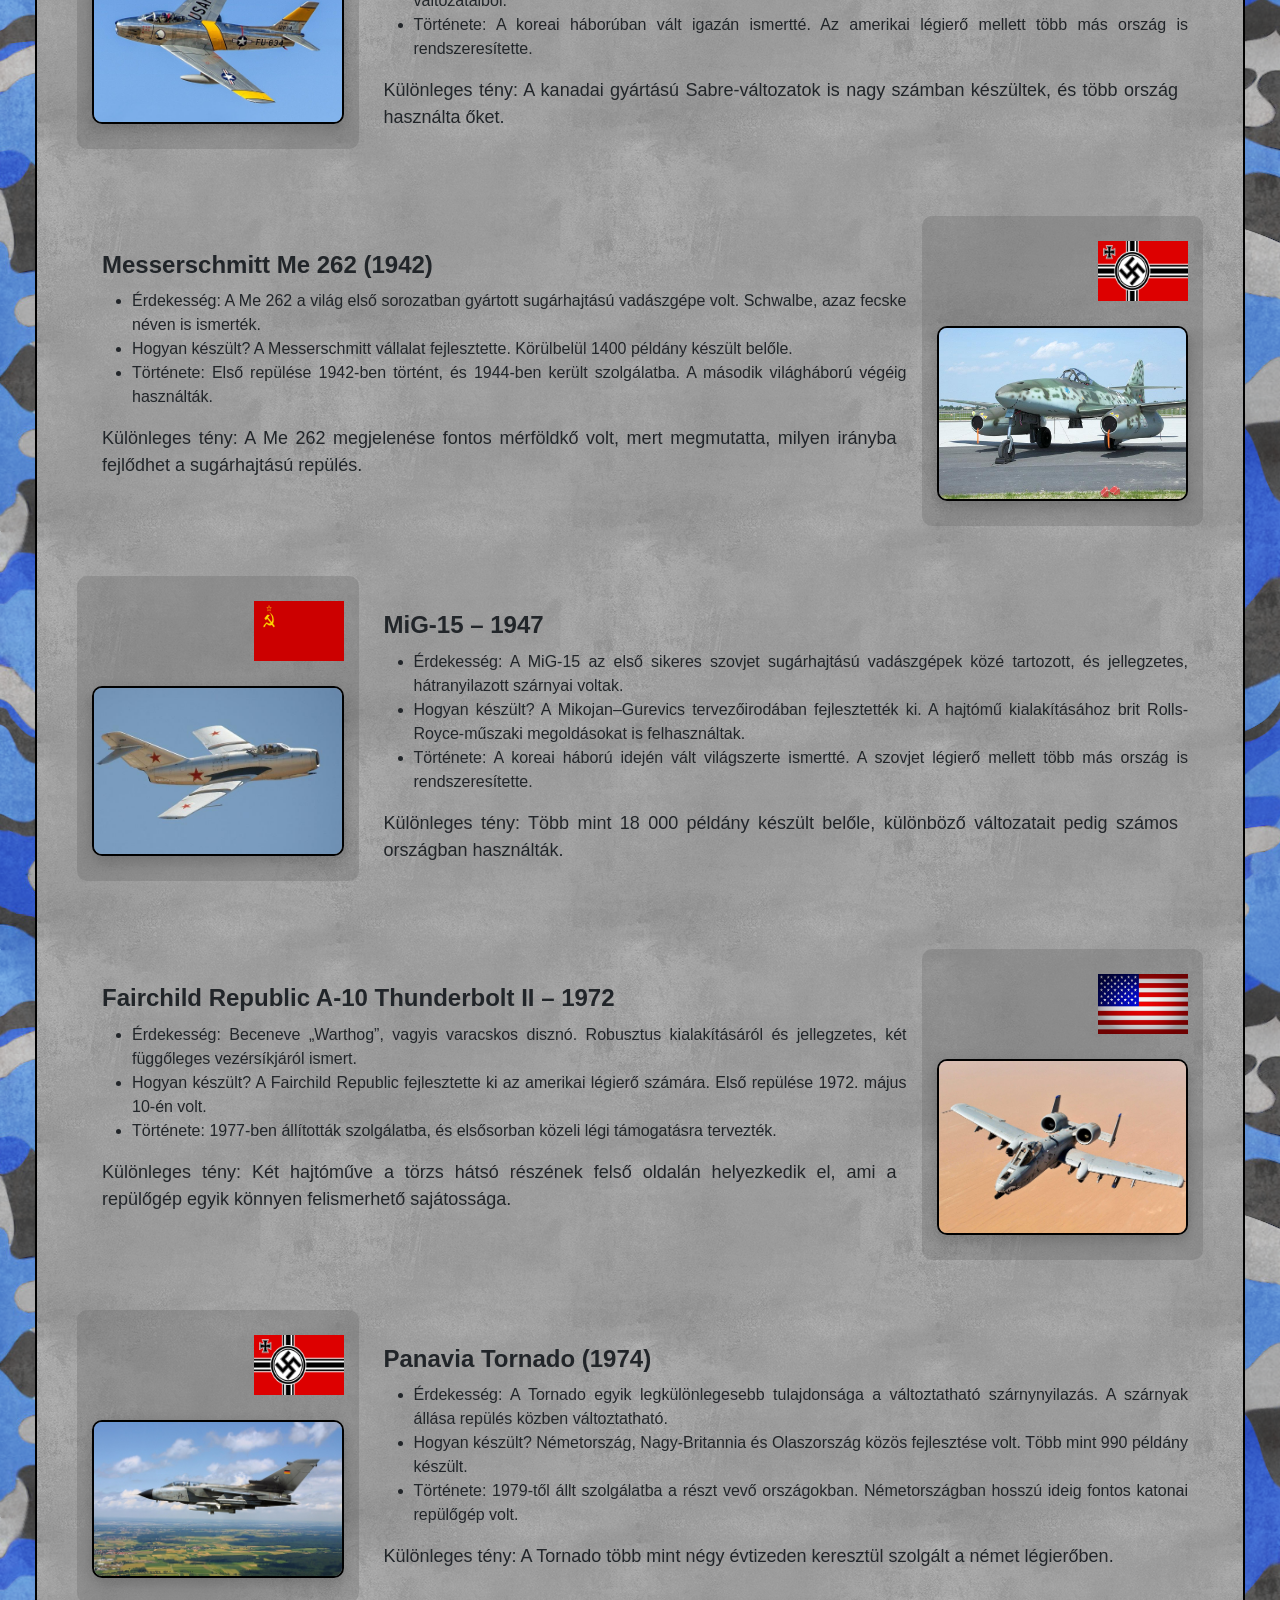
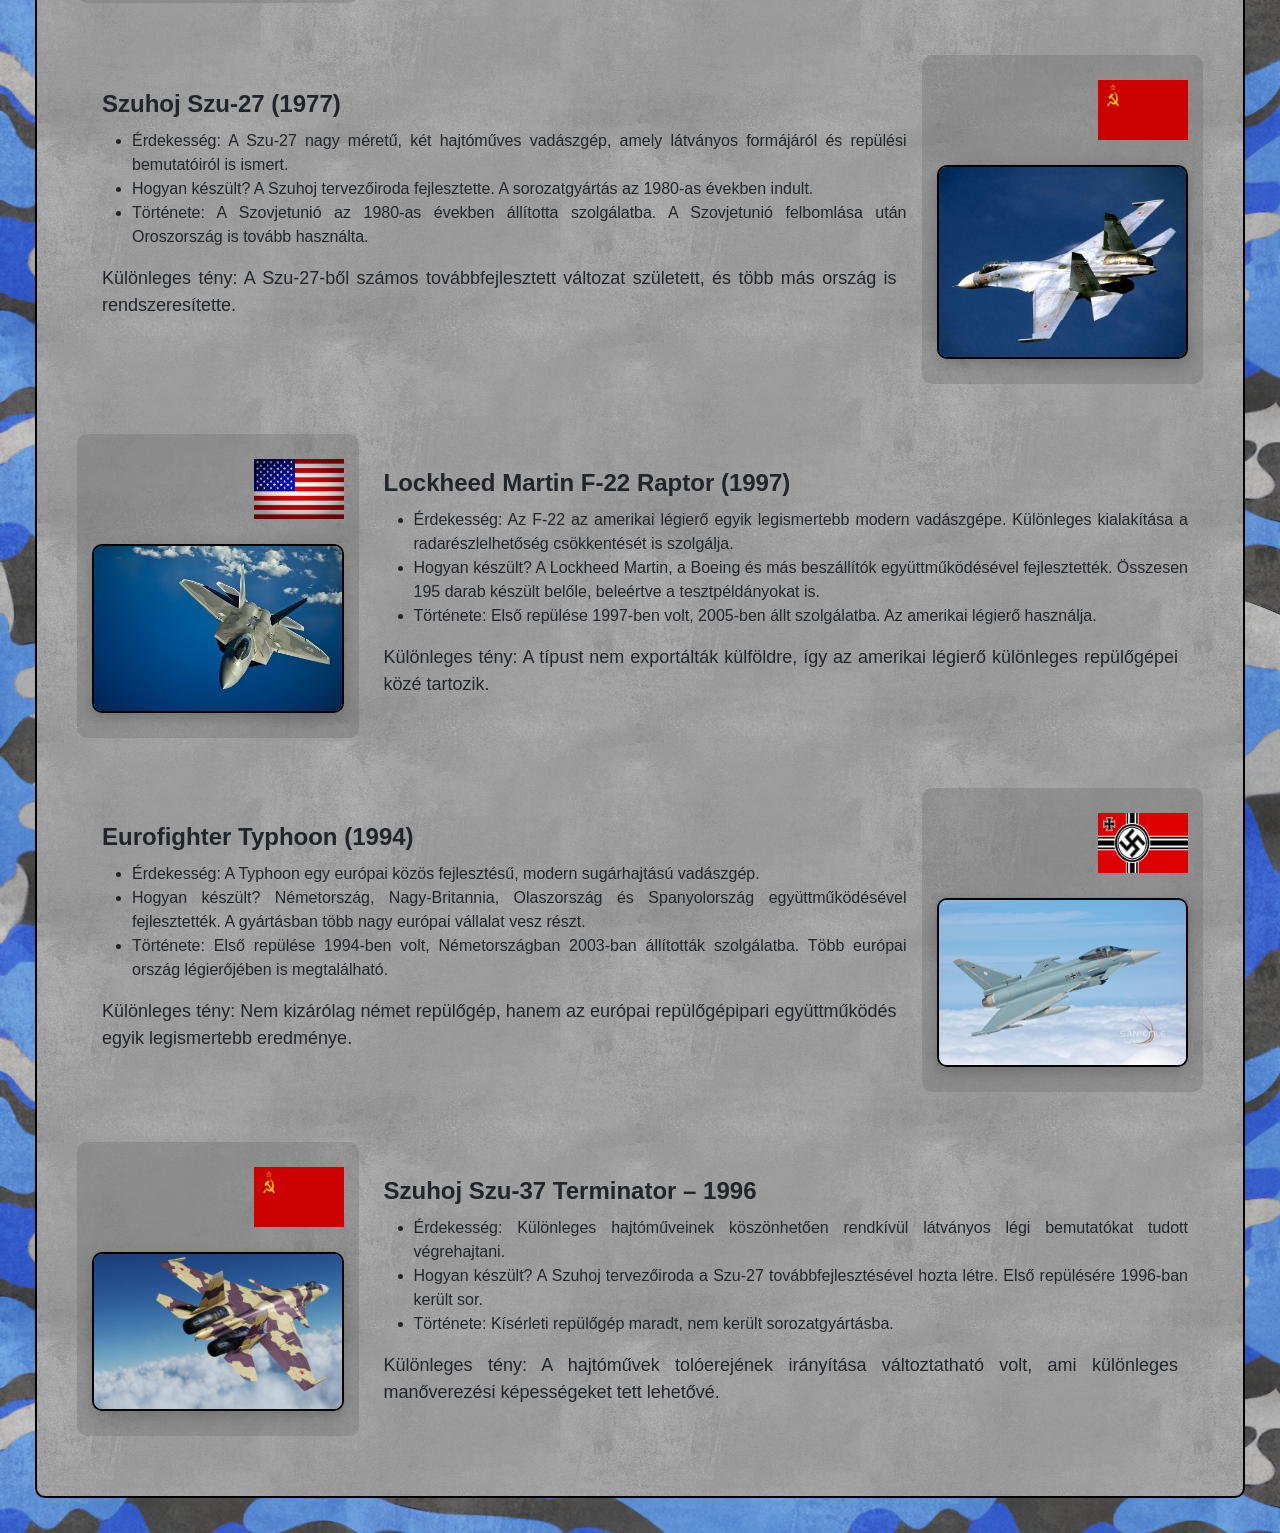
<file: Repulok.html>
<!DOCTYPE html>
<html lang="hu">
<head>
    <meta charset="UTF-8">
    <meta name="viewport" content="width=device-width, initial-scale=1.0">
    <title>Repulok</title>
    <link rel="stylesheet" href="https://cdn.jsdelivr.net/npm/bootstrap@4.4.1/dist/css/bootstrap.min.css">
    <link rel="stylesheet" href="allrounder.css">
    <link rel="stylesheet" href="repulok.css">
    <link rel="icon" type="image/png" href="Kepek/Luftwaffelkorlogo.png">
    <script src="script.js"></script></head>
<body>
    
<header>

        <a href="index.html" aria-label="Főoldal">
            <img src="Kepek/Luftwaffel logó.png" alt="" class="logo">
        </a>

        <nav class="nav">
            <ul class="navbar">
                <li class="nav-item">
                    <a href="index.html" class="nav-link">
                        <img src="Kepek/home.png" alt="Vissza a főoldalra" title="Főoldal" class="nav-icon">
                    </a>
                </li>
                <li class="nav-item">
                    <a href="Fegyverek.html" class="nav-link">
                        <img src="Kepek/rifle.png" alt="Fegyverek" title="Fegyverek" class="nav-icon">
                    </a>
                </li>
                <li class="nav-item">
                    <a href="Tankok.html" class="nav-link">
                        <img src="Kepek/tank.png" alt="Tankok" title="Tankok" class="nav-icon" style="width: 60px; height: 60px">
                    </a>
                </li>
            </ul>
        </nav>
    </header>
<!--<div class="row">
                <div class="col-3">
                    <img src="" id="repkep">
                </div>
                <img src="Kepek/GermanReich_flag.png" id="flag">
                <div class="col-9">
                    <h3></h3>
                    <ul>
                        <li></li>
                        <li></li>
                        <li></li>
                    </ul>
                    <p></p>
                </div>
            </div>  -->
    <div class="tartalom">
        <div class="oldal">
            <div class="row">
                <div class="col-9">
                    <h3>Curtiss JN-4 Jenny (1915)</h3>
                    <ul>
                        <li>Érdekesség: A Jenny az első világháború egyik legismertebb amerikai kiképzőrepülőgépe volt. Kétfedelű kialakítása miatt két szárnypárja volt egymás fölött.</li>
                        <li>Hogyan készült? A Curtiss vállalat gyártotta, több ezer példányban. Egyszerű és könnyen kezelhető kialakítása miatt alkalmas volt kezdő pilóták oktatására.</li>
                        <li>Története: Az amerikai hadsereg pilótáinak nagy része ilyen gépeken tanult repülni. A háború után sok példányt magánpilóták vásároltak meg.</li>
                    </ul>
                    <p>Különleges tény: Az 1920-as években látványos légi bemutatókon és korai légi postaszolgálatban is feltűnt.</p>
                </div>
                <div class="col-3" id="repbox">
                    <img src="Kepek/American_flag.jpg" style="float: right;" id="flag">
                    <img src="Kepek/Amerikai_01_Curtiss JN-4 Jenny.jpg" id="repkep" alt="Amerikai repülő">
                </div>
            </div>

            <div class="row">
                <div class="col-3" id="repbox">
                    <img src="Kepek/GermanReich_flag.png" style="float: right;" id="flag">
                    <img src="Kepek/Nemet_01_Fokker Eindecker.jpg" id="repkep">
                </div>
                <div class="col-9">
                    <h3>Fokker Eindecker (1915)</h3>
                    <ul>
                        <li>Érdekesség: Az Eindecker a korai német vadászgépek egyik legismertebb típusa volt. Az „Eindecker” név egyszárnyú repülőgépre utal.</li>
                        <li>Hogyan készült? A holland származású Anthony Fokker vállalata készítette. Viszonylag kis darabszámban gyártották.</li>
                        <li>Története: Az első világháború elején jelent meg, és a német légierő egyik fontos repülőgépe lett.</li>
                    </ul>
                    <p>Különleges tény: A típus története szorosan összefonódik a korai légi harcok kialakulásával.</p>
                </div>
            </div>

            <div class="row">
                <div class="col-9">
                    <h3>Sikorsky Ilja Muromec (1913)</h3>
                    <ul>
                        <li>Érdekesség: Az Ilja Muromec a világ első négyhajtóműves repülőgépei közé tartozott. Nevét egy orosz mondahősről kapta.</li>
                        <li>Hogyan készült? Igor Sikorsky tervezte az Orosz Birodalomban. A gépből több tucat példány épült.</li>
                        <li>Története: Eredetileg utasszállító és távolsági repülőgépnek szánták, később az első világháborúban katonai feladatokat is kapott.</li>
                    </ul>
                    <p>Különleges tény: A pilóták és az utasok számára a korábbi repülőgépekhez képest szokatlanul tágas belső teret biztosított.</p>
                </div>
                <div class="col-3" id="repbox">
                    <img src="Kepek/USSR_flag.png" style="float: right;" id="flag">
                    <img src="Kepek/Szovjet_01_Sikorsky Ilja Muromec.jpg" id="repkep">
                </div>
            </div>


            <div class="row">
                <div class="col-3" id="repbox">
                    <img src="Kepek/American_flag.jpg" style="float: right;" id="flag">
                    <img src="Kepek/Amerikai_02_Boeing P-26 Peashooter.jpg" id="repkep">
                </div>
                <div class="col-9">
                    <h3>Boeing P-26 Peashooter (1932)</h3>
                    <ul>
                        <li>Érdekesség: Az amerikai hadsereg első teljesen fémből készült, egyszárnyú vadászgépe volt. A Peashooter becenév magyarul nagyjából „borsólövőt” jelent.</li>
                        <li>Hogyan készült? A Boeing fejlesztette, és viszonylag kis sorozatban gyártották. Modernnek számított a maga korában, bár még nyitott pilótafülkével és merev futóművel rendelkezett.</li>
                        <li>Története: Az 1930-as években az amerikai légierő egyik fontos átmeneti típusa volt a régebbi kétfedelű gépek és a modernebb vadászgépek között.</li>
                    </ul>
                    <p>Különleges tény: A Fülöp-szigeteken is használták, és néhány példánya a második világháború kezdetén még szolgálatban volt.</p>
                </div>
            </div>

            <div class="row">
                <div class="col-9">
                    <h3>Heinkel He 70 Blitz – 1932</h3>
                    <ul>
                        <li>Érdekesség: A Blitz németül villámot jelent. A gép a korában rendkívül gyors utasszállítónak számított, áramvonalas kialakítása miatt.</li>
                        <li>Hogyan készült? Az Ernst Heinkel Flugzeugwerke fejlesztette ki. Első repülésére 1932-ben került sor.</li>
                        <li>Története: Eredetileg gyors postai és utasszállító repülőgépnek tervezték. Később katonai feladatokra szánt változatai is készültek.</li>
                    </ul>
                    <p>Különleges tény: A He 70 több sebességi rekordot is felállított, és a későbbi német repülőgépek fejlesztésére is hatással volt.</p>
                </div>
                <div class="col-3" id="repbox">
                    <img src="Kepek/GermanReich_flag.png" style="float: right;" id="flag">
                    <img src="Kepek/Nemet_02.jfif" id="repkep">
                </div>
            </div>

            <div class="row">
                <div class="col-3" id="repbox">
                    <img src="Kepek/USSR_flag.png" style="float: right;" id="flag">
                    <img src="Kepek/Szovjet_02_Polikarpov I-16.jpg" id="repkep">
                </div>
                <div class="col-9">
                    <h3>Polikarpov I-16 (1933)</h3>
                    <ul>
                        <li>Érdekesség: Az I-16 beceneve „Ishak”, vagyis szamár volt. Kis méretű, jellegzetes formájú vadászgép volt.</li>
                        <li>Hogyan készült? Nyikolaj Polikarpov tervezte. Több mint 10 000 darab készült belőle.</li>
                        <li>Története: A spanyol polgárháborúban és a második világháború elején is használták.</li>
                    </ul>
                    <p>Különleges tény: Behúzható futóműve miatt a maga korában korszerűnek számított.</p>
                </div>
            </div>
        
            <div class="row">
                <div class="col-9">
                    <h3>Douglas DC-3 (1935)</h3>
                    <ul>
                        <li>Érdekesség: A DC-3 a repülés történetének egyik legsikeresebb utasszállítója. Megbízhatósága és gazdaságos üzemeltetése miatt világszerte ismertté vált.</li>
                        <li>Hogyan készült? A Douglas Aircraft Company fejlesztette. Több mint 16 000 darab készült a DC-3 különböző katonai és polgári változataiból.</li>
                        <li>Története: A második világháborúban C-47 Skytrain néven szállítórepülőgépként szolgált. Katonákat, felszerelést és utánpótlást szállított.</li>
                    </ul>
                    <p>Különleges tény: Néhány DC-3 még ma is repül, vagyis több mint 90 évvel az első felszállása után is találkozhatunk vele.</p>
                </div>
                <div class="col-3" id="repbox">
                    <img src="Kepek/American_flag.jpg" style="float: right;" id="flag">
                    <img src="Kepek/Amerikai_03_Douglas DC-3.jpg" id="repkep">
                </div>
            </div>

            <div class="row">
                <div class="col-3" id="repbox">
                    <img src="Kepek/GermanReich_flag.png" style="float: right;" id="flag">
                    <img src="Kepek/Nemet_03_Junkers Ju 52.jpg" id="repkep">
                </div>
                <div class="col-9">
                    <h3>Junkers Ju 52 (1930)</h3>
                    <ul>
                        <li>Érdekesség: A Ju 52-t gyakran „Tante Ju”, vagyis „Ju néni” néven emlegették..</li>
                        <li>Hogyan készült? A Junkers vállalat gyártotta. Több mint 4800 példány készült a különböző változatokból.</li>
                        <li>Története: Eredetileg utasszállító repülőgépnek készült, majd a második világháborúban katonai szállítógépként is használták.</li>
                    </ul>
                    <p>Különleges tény: Jellegzetes hullámos fémborítása miatt a repüléstörténet egyik legkönnyebben felismerhető gépe.</p>
                </div>
            </div>

            <div class="row">
                <div class="col-9">
                    <h3>Iljusin Il-2 Sturmovik (1939)</h3>
                    <ul>
                        <li>Érdekesség: Az Il-2 a második világháború egyik legismertebb szovjet repülőgépe lett. Beceneve sok helyen „Repülő tank” volt.</li>
                        <li>Hogyan készült? Szergej Iljusin tervezte. Több mint 36 000 példány készült belőle, így a történelem egyik legnagyobb darabszámban gyártott katonai repülőgépe.</li>
                        <li>Története: A keleti fronton a szovjet légierő fontos típusa volt. A háború során több változatban is gyártották.</li>
                    </ul>
                    <p>Különleges tény: A háború alatt a szovjet repülőgépgyártás egyik jelképe lett.</p>
                </div>
                <div class="col-3" id="repbox">
                    <img src="Kepek/USSR_flag.png" style="float: right;" id="flag">
                    <img src="Kepek/Szovjet_03_Iljusin Il-2 Sturmovik.jpg" id="repkep">
                </div>
            </div>

            <div class="row">
                <div class="col-3" id="repbox">
                    <img src="Kepek/American_flag.jpg" style="float: right;" id="flag">
                    <img src="Kepek/Amerikai_04_North American P-51 Mustang.jpg" id="repkep">
                </div>
                <div class="col-9">
                    <h3>North American P-51 Mustang (1940)</h3>
                    <ul>
                        <li>Érdekesség: A Mustang a második világháború egyik leghíresebb amerikai vadászgépe lett. Különösen elegáns, hosszú orr-részéről és jellegzetes formájáról ismert.</li>
                        <li>Hogyan készült? A North American Aviation vállalat fejlesztette. Több mint 15 000 példány készült belőle, különböző változatokban.</li>
                        <li>Története: A brit és az amerikai légierő is alkalmazta. Hosszú hatótávolsága miatt fontos szerepet kapott a szövetséges bombázók kísérésében.</li>
                    </ul>
                    <p>Különleges tény: A Mustangból később versenyrepülőgépeket is kialakítottak, és néhány példánya ma is részt vesz légi bemutatókon.</p>
                </div>
            </div>


            <div class="row">
                <div class="col-9">
                    <h3>Messerschmitt Bf 109 (1935)</h3>
                    <ul>
                        <li>Érdekesség: A Bf 109 a második világháború egyik legismertebb vadászgépe volt. Sok országban és több változatban használták.</li>
                        <li>Hogyan készült? A Bayerische Flugzeugwerke, majd a Messerschmitt vállalat fejlesztette. Több mint 33 000 példány készült belőle.</li>
                        <li>TTörténete: A spanyol polgárháborúban jelent meg először harci körülmények között, majd a második világháborúban a német légierő egyik alapvető típusa lett.</li>
                    </ul>
                    <p>Különleges tény: A háború után Spanyolországban is gyártották egy továbbfejlesztett változatát Hispano Aviación HA-1112 néven.</p>
                </div>
                <div class="col-3" id="repbox">
                    <img src="Kepek/GermanReich_flag.png" style="float: right;" id="flag">
                    <img src="Kepek/Nemet_04_Messerschmitt Bf 109.jpg" id="repkep">
                </div>
            </div>



            <div class="row">
                <div class="col-3" id="repbox">
                    <img src="Kepek/USSR_flag.png" style="float: right;" id="flag">
                    <img src="Kepek/Szovjet_04_Jakovlev Jak-3.jpg" id="repkep">
                </div>
                <div class="col-9">
                    <h3>Jakovlev Jak-3 (1944)</h3>
                    <ul>
                        <li>Érdekesség: A Jak-3 a második világháború egyik legismertebb könnyű szovjet vadászgépe volt.</li>
                        <li>Hogyan készült? Az Alekszandr Jakovlev vezette tervezőiroda fejlesztette. Több ezer példány készült belőle.</li>
                        <li>Története: 1944-ben jelent meg a fronton, és a háború utolsó szakaszában vált ismertté.</li>
                    </ul>
                    <p>Különleges tény: A francia Normandie–Niemen repülőezred is használt Jak-3-asokat a keleti fronton.</p>
                </div>
            </div>
            <div class="row">
                <div class="col-9">
                    <h3>Boeing B-17 Flying Fortress (1935)</h3>
                    <ul>
                        <li>Érdekesség: A neve magyarul „Repülő Erőd”. A második világháború egyik legismertebb amerikai nehézbombázója volt.</li>
                        <li>Hogyan készült? A Boeing fejlesztette, és több mint 12 700 darab készült belőle. Négy hajtóműve és nagy mérete miatt korának jelentős repülőgépe volt.</li>
                        <li>Története: Az európai hadszíntéren az amerikai légierő egyik fontos bombázótípusa lett. A háború után egyes példányokat mentési, kutatási és polgári feladatokra is átalakítottak.</li>
                    </ul>
                    <p>Különleges tény: A B-17-esek közül több olyan gép is ismertté vált, amely súlyos sérülések után is vissza tudott térni a bázisára.</p>
                </div>
                <div class="col-3" id="repbox">
                    <img src="Kepek/American_flag.jpg" style="float: right;" id="flag">
                    <img src="Kepek/Amerikai_05_Boeing B-17 Flying Fortress.jpg" id="repkep">
                </div>
            </div>

            <div class="row">
                <div class="col-3" id="repbox">
                    <img src="Kepek/GermanReich_flag.png" style="float: right;" id="flag">
                    <img src="Kepek/Nemet_05_Junkers Ju 87 Stuka.jpg" id="repkep">
                </div>
                <div class="col-9">
                    <h3>Junkers Ju 87 Stuka (1935)</h3>
                    <ul>
                        <li>Érdekesség: A Stuka legfeltűnőbb külső jellemzője a fordított sirályszárny. A repülőgép a második világháború egyik legismertebb német típusa lett.</li>
                        <li>Hogyan készült? A Junkers vállalat fejlesztette, és több mint 5700 példány készült belőle.</li>
                        <li>Története: A második világháború korai éveiben több európai hadszíntéren is megjelent. Később a modernebb repülőgépek elterjedésével háttérbe szorult.</li>
                    </ul>
                    <p>Különleges tény: A Stuka neve a német Sturzkampfflugzeug, vagyis zuhanóbombázó szóból ered.</p>
                </div>
            </div>

            <div class="row">
                <div class="col-9">
                    <h3>Polikarpov I-15 – 1935</h3>
                    <ul>
                        <li>Érdekesség: Kétszárnyú vadászrepülőgép volt, jellegzetes felső szárnykialakítással.</li>
                        <li>Hogyan készült? Nyikolaj Polikarpov tervezőirodájában fejlesztették ki. Első repülése 1933-ban volt, a sorozatgyártása 1934-ben indult.</li>
                        <li>Története: A spanyol polgárháborúban és a kínai–japán háborúban is használták.</li>
                    </ul>
                    <p>Különleges tény: A továbbfejlesztett I-15bis és I-153 változatok is a típuscsaládhoz tartoztak.</p>
                </div>
                <div class="col-3" id="repbox">
                    <img src="Kepek/USSR_flag.png" style="float: right;" id="flag">
                    <img src="Kepek/szovjet_05.jfif" id="repkep">
                </div>
            </div>


            <div class="row">
                <div class="col-3" id="repbox">
                    <img src="Kepek/American_flag.jpg" style="float: right;" id="flag">
                    <img src="Kepek/Amerikai_06_Lockheed P-38 Lightning.jpg" id="repkep">
                </div>
                <div class="col-9">
                    <h3>Lockheed P-38 Lightning (1939)</h3>
                    <ul>
                        <li>Érdekesség: A P-38 az egyik legkönnyebben felismerhető amerikai repülőgép. Két hajtóműve különálló oldalsó törzsrészekben kapott helyet, a pilóta pedig középen ült.</li>
                        <li>Hogyan készült? A Lockheed vállalat fejlesztette, és több mint 10 000 példány készült belőle.</li>
                        <li>Története: A második világháborúban Európában és a csendes-óceáni térségben is használták. Felderítő változatai is készültek.</li>
                    </ul>
                    <p>Különleges tény: A híres amerikai pilóta, Richard Bong is P-38-assal repült, és az amerikai légierő egyik legeredményesebb pilótájaként tartják számon.</p>
                </div>
            </div>
            <div class="row">
                <div class="col-9">
                    <h3>Focke-Wulf Fw 190 (1939)</h3>
                    <ul>
                        <li>Érdekesség: A Fw 190 a Bf 109 mellett a német légierő egyik legismertebb vadászgépe volt.</li>
                        <li>Hogyan készült? Kurt Tank tervezte a Focke-Wulf vállalatnál. Több mint 20 000 példány készült belőle.</li>
                        <li>Története: 1941-ben jelent meg a nyugat-európai hadszíntéren, és a háború végéig többféle változatban használták.</li>
                    </ul>
                    <p>Különleges tény: A háború után Franciaországban is gyártottak belőle alkatrészeket és továbbfejlesztett változatokat.</p>
                </div>
                <div class="col-3" id="repbox">
                    <img src="Kepek/GermanReich_flag.png" style="float: right;" id="flag">
                    <img src="Kepek/Nemet_06_Focke-Wulf Fw 190.jpg" id="repkep">
                </div>
            </div>

            <div class="row">
                <div class="col-3" id="repbox">
                    <img src="Kepek/USSR_flag.png" style="float: right;" id="flag">
                    <img src="Kepek/szovjet_06.jfif" id="repkep">
                </div>
                <div class="col-9">
                    <h3>Iljusin Il-2 Sturmovik (1939)</h3>
                    <ul>
                        <li>Érdekesség: A második világháború egyik legismertebb szovjet repülőgépe volt. Páncélozott kialakítása miatt különösen jellegzetes típussá vált.</li>
                        <li>Hogyan készült? Szergej Iljusin tervezőirodájában fejlesztették ki. Első repülésére 1939. október 2-án került sor.</li>
                        <li>Története: 1941-től széles körben alkalmazta a szovjet légierő. A háború során folyamatosan továbbfejlesztették.</li>
                    </ul>
                    <p>Különleges tény: Több mint 36 000 példány készült belőle, így a történelem egyik legnagyobb darabszámban gyártott katonai repülőgépe lett.</p>
                </div>
            </div>

            <div class="row">
                <div class="col-9">
                    <h3>Boeing B-29 Superfortress (1942)</h3>
                    <ul>
                        <li>Érdekesség: A B-29 korának egyik legnagyobb és legfejlettebb bombázója volt. Túlnyomásos pilótafülkével és fejlett fedélzeti rendszerekkel rendelkezett.</li>
                        <li>Hogyan készült? A Boeing fejlesztette, és több mint 3900 példányt gyártottak belőle.</li>
                        <li>Története: A második világháború végén a csendes-óceáni hadszíntéren használták. A háború után a koreai háborúban is szolgált.</li>
                    </ul>
                    <p>Különleges tény: Az Enola Gay nevű B-29-es 1945-ben Hirosima fölé repült. Ez a történelmi esemény a repülőgép legismertebb, egyben tragikus fejezete.</p>
                </div>
                <div class="col-3" id="repbox">
                    <img src="Kepek/American_flag.jpg" style="float: right;" id="flag">
                    <img src="Kepek/Amerikai_07_Boeing B-29 Superfortress.jpg" id="repkep">
                </div>
            </div>

            <div class="row">
                <div class="col-3" id="repbox">
                    <img src="Kepek/GermanReich_flag.png" style="float: right;" id="flag">
                    <img src="Kepek/Nemet_07.jfif" id="repkep">
                </div>
                <div class="col-9">
                    <h3>Arado Ar 234 Blitz – 1943</h3>
                    <ul>
                        <li>Érdekesség: A világ első sugárhajtású bombázó repülőgépe volt.</li>
                        <li>Hogyan készült? Az Arado vállalat fejlesztette ki. Első repülésére 1943. június 15-én került sor.</li>
                        <li>Története: Eredetileg gyors felderítő repülőgépnek tervezték, később bombázóváltozatot is készítettek belőle. A háború utolsó szakaszában állították szolgálatba.</li>
                    </ul>
                    <p>Különleges tény: A korai változatoknak még hagyományos futóművük sem volt: külön felszállókocsit használtak, leszálláskor pedig csúszótalpakra érkeztek.</p>
                </div>
            </div>

            <div class="row">
                <div class="col-9">
                    <h3>Tupoljev Tu-2 – 1941</h3>
                    <ul>
                        <li>Érdekesség: A második világháború egyik legsikeresebb szovjet kétmotoros bombázója volt.</li>
                        <li>Hogyan készült? Andrej Tupoljev tervezőirodájában fejlesztették ki. Első repülésére 1941-ben került sor.</li>
                        <li>Története: 1942-ben kezdték sorozatban gyártani, és a háború későbbi szakaszában fontos szerepet kapott a szovjet légierőben.</li>
                    </ul>
                    <p>Különleges tény: A háború után több ország is használta, és egyes példányai még az 1950-es években is szolgálatban voltak.</p>
                </div>
                <div class="col-3" id="repbox">
                    <img src="Kepek/USSR_flag.png" style="float: right;" id="flag">
                    <img src="Kepek/Szovjet_07.jpg" id="repkep">
                </div>
            </div>


            <div class="row">
                <div class="col-3" id="repbox">
                    <img src="Kepek/American_flag.jpg" style="float: right;" id="flag">
                    <img src="Kepek/Amerikai_08_North American F-86 Sabre.jpg" id="repkep">
                </div>
                <div class="col-9">
                    <h3>North American F-86 Sabre (1947)</h3>
                    <ul>
                        <li>Érdekesség: Az F-86 a sugárhajtású korszak egyik legismertebb amerikai vadászgépe volt. Jellegzetes, hátranyilazott szárnyakkal rendelkezett.</li>
                        <li>Hogyan készült? A North American Aviation gyártotta. Több mint 9800 darab készült a különböző változataiból.</li>
                        <li>Története: A koreai háborúban vált igazán ismertté. Az amerikai légierő mellett több más ország is rendszeresítette.</li>
                    </ul>
                    <p>Különleges tény: A kanadai gyártású Sabre-változatok is nagy számban készültek, és több ország használta őket.</p>
                </div>
                
            </div>

            <div class="row">
                
                <div class="col-9">
                    <h3>Messerschmitt Me 262 (1942)</h3>
                    <ul>
                        <li>Érdekesség: A Me 262 a világ első sorozatban gyártott sugárhajtású vadászgépe volt. Schwalbe, azaz fecske néven is ismerték.</li>
                        <li>Hogyan készült? A Messerschmitt vállalat fejlesztette. Körülbelül 1400 példány készült belőle.</li>
                        <li>Története: Első repülése 1942-ben történt, és 1944-ben került szolgálatba. A második világháború végéig használták.</li>
                    </ul>
                    <p>Különleges tény: A Me 262 megjelenése fontos mérföldkő volt, mert megmutatta, milyen irányba fejlődhet a sugárhajtású repülés.</p>
                </div>
                <div class="col-3" id="repbox">
                    <img src="Kepek/GermanReich_flag.png" style="float: right;" id="flag">
                    <img src="Kepek/Nemet_08_Messerschmitt Me 262.jpg" id="repkep">
                </div>
            </div>

            <div class="row">
                <div class="col-3" id="repbox">
                    <img src="Kepek/USSR_flag.png" style="float: right;" id="flag">
                    <img src="Kepek/szovjet_08.jfif" id="repkep">
                </div>
                <div class="col-9">
                    <h3>MiG-15 – 1947</h3>
                    <ul>
                        <li>Érdekesség: A MiG-15 az első sikeres szovjet sugárhajtású vadászgépek közé tartozott, és jellegzetes, hátranyilazott szárnyai voltak.</li>
                        <li>Hogyan készült? A Mikojan–Gurevics tervezőirodában fejlesztették ki. A hajtómű kialakításához brit Rolls-Royce-műszaki megoldásokat is felhasználtak.</li>
                        <li>Története: A koreai háború idején vált világszerte ismertté. A szovjet légierő mellett több más ország is rendszeresítette.</li>
                    </ul>
                    <p>Különleges tény: Több mint 18 000 példány készült belőle, különböző változatait pedig számos országban használták.</p>
                </div>
                
            </div>

            <div class="row">
                
                <div class="col-9">
                    <h3>Fairchild Republic A-10 Thunderbolt II – 1972</h3>
                    <ul>
                        <li>Érdekesség: Beceneve „Warthog”, vagyis varacskos disznó. Robusztus kialakításáról és jellegzetes, két függőleges vezérsíkjáról ismert.</li>
                        <li>Hogyan készült? A Fairchild Republic fejlesztette ki az amerikai légierő számára. Első repülése 1972. május 10-én volt.</li>
                        <li>Története: 1977-ben állították szolgálatba, és elsősorban közeli légi támogatásra tervezték.</li>
                    </ul>
                    <p>Különleges tény: Két hajtóműve a törzs hátsó részének felső oldalán helyezkedik el, ami a repülőgép egyik könnyen felismerhető sajátossága.</p>
                </div>
                <div class="col-3" id="repbox">
                    <img src="Kepek/American_flag.jpg" style="float: right;" id="flag">
                    <img src="Kepek/amerikai_09.jfif" id="repkep">
                </div>
            </div>

            <div class="row">
                <div class="col-3" id="repbox">
                    <img src="Kepek/GermanReich_flag.png" style="float: right;" id="flag">
                    <img src="Kepek/Nemet_09_Panavia Tornado.jpg" id="repkep">
                </div>
                <div class="col-9">
                    <h3>Panavia Tornado (1974)</h3>
                    <ul>
                        <li>Érdekesség: A Tornado egyik legkülönlegesebb tulajdonsága a változtatható szárnynyilazás. A szárnyak állása repülés közben változtatható.</li>
                        <li>Hogyan készült? Németország, Nagy-Britannia és Olaszország közös fejlesztése volt. Több mint 990 példány készült.</li>
                        <li>Története: 1979-től állt szolgálatba a részt vevő országokban. Németországban hosszú ideig fontos katonai repülőgép volt.</li>
                    </ul>
                    <p>Különleges tény: A Tornado több mint négy évtizeden keresztül szolgált a német légierőben.</p>
                </div>
                
            </div>

            <div class="row">
                
                <div class="col-9">
                    <h3>Szuhoj Szu-27 (1977)</h3>
                    <ul>
                        <li>Érdekesség: A Szu-27 nagy méretű, két hajtóműves vadászgép, amely látványos formájáról és repülési bemutatóiról is ismert.</li>
                        <li>Hogyan készült? A Szuhoj tervezőiroda fejlesztette. A sorozatgyártás az 1980-as években indult.</li>
                        <li>Története: A Szovjetunió az 1980-as években állította szolgálatba. A Szovjetunió felbomlása után Oroszország is tovább használta.</li>
                    </ul>
                    <p>Különleges tény: A Szu-27-ből számos továbbfejlesztett változat született, és több más ország is rendszeresítette.</p>
                </div>
                <div class="col-3" id="repbox">
                    <img src="Kepek/USSR_flag.png" style="float: right;" id="flag">
                    <img src="Kepek/Szovjet_09_Szuhoj Szu-27.jpg" id="repkep">
                </div>
            </div>


            <div class="row">
                <div class="col-3" id="repbox">
                    <img src="Kepek/American_flag.jpg" style="float: right;" id="flag">
                    <img src="Kepek/Amerikai_10_Lockheed Martin F-22 Raptor.jpg" id="repkep">
                </div>
                <div class="col-9">
                    <h3>Lockheed Martin F-22 Raptor (1997)</h3>
                    <ul>
                        <li>Érdekesség: Az F-22 az amerikai légierő egyik legismertebb modern vadászgépe. Különleges kialakítása a radarészlelhetőség csökkentését is szolgálja.</li>
                        <li>Hogyan készült? A Lockheed Martin, a Boeing és más beszállítók együttműködésével fejlesztették. Összesen 195 darab készült belőle, beleértve a tesztpéldányokat is.</li>
                        <li>Története: Első repülése 1997-ben volt, 2005-ben állt szolgálatba. Az amerikai légierő használja.</li>
                    </ul>
                    <p>Különleges tény: A típust nem exportálták külföldre, így az amerikai légierő különleges repülőgépei közé tartozik.</p>
                </div>
                
            </div>

            <div class="row">
                
                <div class="col-9">
                    <h3>Eurofighter Typhoon (1994)</h3>
                    <ul>
                        <li>Érdekesség: A Typhoon egy európai közös fejlesztésű, modern sugárhajtású vadászgép.</li>
                        <li>Hogyan készült? Németország, Nagy-Britannia, Olaszország és Spanyolország együttműködésével fejlesztették. A gyártásban több nagy európai vállalat vesz részt.</li>
                        <li>Története: Első repülése 1994-ben volt, Németországban 2003-ban állították szolgálatba. Több európai ország légierőjében is megtalálható.</li>
                    </ul>
                    <p>Különleges tény: Nem kizárólag német repülőgép, hanem az európai repülőgépipari együttműködés egyik legismertebb eredménye.</p>
                </div>
                <div class="col-3" id="repbox">
                    <img src="Kepek/GermanReich_flag.png" style="float: right;" id="flag">
                    <img src="Kepek/Nemet_10_Eurofighter Typhoon.jpg" id="repkep">
                </div>
            </div>

            <div class="row">
                <div class="col-3" id="repbox">
                    <img src="Kepek/USSR_flag.png" style="float: right;" id="flag">
                    <img src="Kepek/szovjet_10.jfif" id="repkep">
                </div>
                <div class="col-9">
                    <h3>Szuhoj Szu-37 Terminator – 1996</h3>
                    <ul>
                        <li>Érdekesség: Különleges hajtóműveinek köszönhetően rendkívül látványos légi bemutatókat tudott végrehajtani.</li>
                        <li>Hogyan készült? A Szuhoj tervezőiroda a Szu-27 továbbfejlesztésével hozta létre. Első repülésére 1996-ban került sor.</li>
                        <li>Története: Kísérleti repülőgép maradt, nem került sorozatgyártásba.</li>
                    </ul>
                    <p>Különleges tény: A hajtóművek tolóerejének irányítása változtatható volt, ami különleges manőverezési képességeket tett lehetővé.</p>
                </div>

            </div>

        </div>
    </div>

</body>
</html>
</file>
<file: allrounder.css>
.logo{
    display: block;
    float: left;
    width: 123px;
    margin: 0;
    border: 2px solid #000;
    border-left: 1px;
    border-radius: 10px;
}

header {
    position: sticky;
    top: 50px;
    border: 2px solid #000;
    border-radius: 10px;
    background-image: url(Kepek/header_background.png);
    background-attachment:initial;
    background-blend-mode:soft-light;
    background-size:110px;
    background-color: #4E4E4E;
    padding: 5px -1px;
    margin: 50px 50px 0 50px;
    height: 65px;
    display: flex;
    align-items: center;
    justify-content: space-between;
    box-sizing: border-box;
    z-index: 1000;
}

body {
    background-image: url("Kepek/camo_v3.png");
}

.tartalom {
    width: auto;
    max-width: none;
    box-sizing: border-box;
    background-image: url(Kepek/tartalom_background.png);
    background-blend-mode:overlay;
    background-color: rgba(175, 175, 175, 0.93);
    padding: 5px;
    margin: 5px 50px 50px 50px;
    border: 2px solid #000;
    border-radius: 10px;
}

.navbar{
    display: flex;
    align-items: center;
    gap: 10px;
    padding: 10px;
    margin: 0;
    list-style: none;
}
.nav-item{
    width: 60px;
    height: 55px;
    border: 2px solid #000;
    background: #AFAFAF;
    border-radius: 10px;
}
.nav-link{
    display: flex;
    align-items: center;
    justify-content: center;
    width: 100%;
    height: 100%;
}
.nav-icon {
    width: 50px;
    height: 45px;
    object-fit: contain;
    max-width: none;
}
.nav-item:hover{
    background: #3A62CD;
    cursor: pointer;
}
.tank{
    width: 60px;
    height: 60px;
}

@media (max-width: 600px) {

    .logo{
        width: 130px;
        height: 65px;
    }
    .navbar{
        gap: 5px;
    }
    .nav-item{
        width: 55px;
        height: 55px;
    }
    header {
        margin: 0px 25px 55px 25px;
    }
    .nav-icon{
        width: 45px;
        height: 45px;
    }
    .tank{
        width: 55px;
        height: 55px;
    }
    .tartalom{
        margin: 0px 25px 25px !important;
    }
    .tartalom div{
        padding-right: 10px;
    }
}
@media (max-width: 1700px) and (min-width: 600px) {
    .tartalom{
        margin: 0px 35px 35px !important;
    }
    header {
        margin: 20px 35px 35px;
    }
}
</file>
<file: Fo.css>
@import url('https://fonts.googleapis.com/css2?family=Big+Shoulders+Stencil:opsz,wght@10..72,100..900&display=swap');

body {
    cursor: url('Kepek/home_cursor.png'), auto;
    overflow-x: hidden;
}
img {
    max-width: 100%;
}
h1 {
    font-size: 108px;
    font-weight: bold;
    text-transform: uppercase;
    margin-bottom: 20px;
}
p {
    text-align: justify;
    line-height: 1.7;
}
.big-shoulders-stencil-war {
  font-family: "Big Shoulders Stencil", sans-serif;
  font-optical-sizing: auto;
  font-weight: bold;
  font-style: normal;
}

.timeline{
    position: fixed;
    top: 20vh;
    right: 75px;
    width: 150px;
    height: 70vh;
}
.timeline-line{
    position: absolute;
    top: -15px;
    right: 10px;
    width: 2px;
    height: calc(100% + 30px);
    background: #4E4E4E;
    border-radius: 2px;
}
.timeline-line::before,
.timeline-line::after{
    content: "";
    position: absolute;
    left: 50%;
    width: 10px;
    height: 10px;
    border: 2px solid #fff;
    border-radius: 50%;
    background: #3A62CD;
    transform: translateX(-50%);
    z-index: 2;
}
.timeline-line::before { top: -3px; }
.timeline-line::after { bottom: -3px; }

.timeline-progress{
    background: #3A62CD;
}
.timeline-event{
    position: absolute;
    right: 25px;
    transform: translateY(-50%);
}
.timeline-event span{
    display: block;
    color: #3A62CD;
    font-size: 14px;
    font-weight: bold;
}
.timeline-event::after{
    content: "";
    position: absolute;
    top: 50%;
    right: -24px;
    width: 6px;
    height: 6px;
    box-sizing: content-box;
    border: 2px solid #3A62CD;
    border-radius: 50%;
    background: #fff;
    transform: translate(50%, -50%);
    z-index: 2;
}
.timeline-event[data-year="1900"]::after,
.timeline-event[data-year="2000"]::after {
    display: none;
}
.timeline-cursor{
    position: absolute;
    right: -6px;
    width: 13px;
    height: 13px;
    border: 3px solid #fff;
    border-radius: 50%;
    background: #3A62CD;
    box-shadow: 0 0 0 2px #3A62CD;
    transform: translateY(-50%);
    z-index: 3;
}
#currentYear{
    position: absolute;
    top: 50%;
    right: 20px;
    padding: 6px 9px;
    transform: translateY(-50%);
    border-radius: 3px;
    background: #3A62CD;
    color: #fff;
    font-size: 14px;
    font-weight: bold;
}

.korszakok{
    display: grid;
    grid-template-columns: repeat(6, minmax(0, 1fr));
    gap: 15px;
}
.korszak-kartya{
    position: relative;
    height: 250px;
    overflow: hidden;
    border-radius: 10px;
    color: #fff;
    box-shadow: 0 5px 15px rgba(0, 0, 0, .2);
    transition: transform .3s, box-shadow .3s;
}
.korszak-kartya img{
    width: 100%;
    height: 100%;
    object-fit: cover;
    transition: transform .5s;
}
.korszak-kartya::after{
    content: "";
    position: absolute;
    inset: 0;
    background: linear-gradient(to top, rgba(0, 0, 0, .95), rgba(0, 0, 0, .05) 85%);
}
.kartya-szoveg{
    position: absolute;
    z-index: 1;
    bottom: 0;
    left: 0;
    padding: 16px 16px;
}
.kartya-szoveg h3{
    margin-bottom: 0;
    color: #3A62CD;
    font-size: 16px;
    font-weight: bold;
}
.kartya-szoveg h1{
    margin-top: 0;
    font-size: 22px;
}
.kartya-szoveg p{
    margin-bottom: 0;
    font-size: 14px;
}
.korszak-kartya:hover{
    color: #fff;
    transform: translateY(-6px);
    box-shadow: 0 12px 25px rgba(0, 0, 0, .3);
}
.korszak-kartya:hover img{
    transform: scale(1.05);
}

.tortenelmi-korszak{
    padding: 25px 0;
    margin-bottom: 25px;
    border-bottom: 1px solid #fff;
    scroll-margin-top: 100px;
}
.korszak-ev{
    color: #3A62CD;
    font-size: 14px;
    font-weight: bold;
    letter-spacing: 2px;
}
.tortenelmi-korszak h1{
    font-size: 32px;
}
.tortenelmi-korszak h2,
.korszak-tartalom h2{
    font-size: 24px;
}
.tortenelmi-korszak h2{
    margin: 30px 0 15px;
}
.tortenelmi-korszak p{
    font-size: 18px;
}
.tortenelmi-kep,
.korszak-tartalom img{
    width: 100%;
    border-radius: 10px;
}
.korszak-tartalom img{
    max-height: 300px;
    box-shadow: 0 8px 24px rgba(0, 0, 0, .12);
}
.korszak-tartalom h2{
    margin-top: 25px;
    color: #3A62CD;
    font-weight: bold;
}
.korszak-tartalom p{
    font-size: 20px;
    line-height: 1.8;
}
.kepalairas{
    display: block;
    margin-top: 8px;
    color: #4F4F4F;
    font-size: 14px;
    font-style: italic;
}
.kiemelt-mondat{
    margin: 20px 0;
    border-left: 4px solid #3A62CD;
    border-radius: 5px;
    font-weight: bold;
    width: 100%;
    font-size: 24px;
    padding: 12px 15px;
    background: #4E4E4E;
    color: #AFAFAF;
}

#kezdetek .korszak-kep img{
    height: 15rem;
}
#elso-vilaghaboru .korszak-kep img{
    margin-top: 60px;
    height: 30rem;
}
#elso-vilaghaboru p{
    font-size: 18px;
}
#ket-vilaghaboru-kozott .korszak-kep img{
    height: 18rem;
}
#masodik-vilaghaboru .korszak-kep img{
    margin-top: 40px;
    height: 17rem;
}
#hideghaboru .korszak-kep img{
    margin-top: 60px;
    height: 16rem;
}
#modern-haditechnika .korszak-kep img{
    margin-top: 50px;
    height: 17rem;
}

.korszak-kep img{
    margin-top: 40px;
    width: 100%;
    object-fit: cover;
    border-radius: 10px;
}

.evolucio{
    width: 1600px;
    display: block;
    margin-left: 4.5rem;
}

@media (min-width: 2000px) {
    .evolucio{
    width: 1700px;
    display: block;
    margin-left: 8rem;
}
}

@media (max-width: 1700px) {
    .timeline {
        display: none;
    }

    .korszakok {
        grid-template-columns: repeat(3, minmax(0, 1fr));
    }

    .tartalom {
        margin-left: 25px;
        margin-right: 25px;
    }
    .evolucio{
        margin: auto;
    }
}

@media (max-width: 1000px) {
    .korszakok,
    .tartalom > .col-lg-11 {
        margin: 25px !important;
        max-width: calc(100% - 50px);
        box-sizing: border-box;
    }

    .korszak-tartalom {
        display: flex;
        flex-direction: column;
        width: 100%;
        min-width: 0;
    }

    .korszak-tartalom .korszak-szoveg {
        order: 1;
        width: 100%;
        min-width: 0;
    }

    .korszak-tartalom .korszak-kep {
        order: 2;
        width: 100%;
        max-width: 100%;
        min-width: 0;
    }

    .korszak-tartalom img,
    .korszak-kep img {
        display: block;
        width: auto !important;
        max-width: 100% !important;
        height: auto !important;
        max-height: 350px;
        object-fit: contain;
        margin: 15px auto 0 !important;
    }

    .tortenelmi-korszak h1 {
        font-size: 28px;
    }

    .korszak-tartalom p {
        font-size: 17px;
        overflow-wrap: break-word;
    }

    .kepalairas {
        font-size: 13px;
    }

    .evolucio {
        margin: auto;
        max-width: 100%;
    }
}

@media (max-width: 600px) {

    .tartalom {
        margin: 10px 10px 25px;
        padding: 8px;
    }

    .tartalom > .col-lg-11,
    .korszakok {
        margin: 15px 5px !important;
    }

    .korszakok {
        grid-template-columns: repeat(2, minmax(0, 1fr));
        gap: 10px;
    }

    .korszak-kartya {
        height: 200px;
    }

    .kartya-szoveg {
        padding: 10px;
    }

    .kartya-szoveg h1 {
        font-size: 17px;
    }

    .kartya-szoveg h3 {
        font-size: 13px;
    }

    .kartya-szoveg p {
        font-size: 12px;
    }

    .tartalom > h1 {
        font-size: 25px;
        margin-top: 20px;
    }

    .tortenelmi-korszak {
        padding: 15px 0;
        margin-bottom: 15px;
    }

    .tortenelmi-korszak h1 {
        font-size: 23px;
    }

    .tortenelmi-korszak h2,
    .korszak-tartalom h2 {
        font-size: 19px;
        margin: 18px 0 10px;
    }

    .korszak-tartalom p {
        font-size: 16px;
        line-height: 1.6;
    }

    .korszak-tartalom img,
    .korszak-kep img {
        width: 100%;
        height: auto !important;
        max-height: 300px;
        margin-top: 15px !important;
    }

    .kepalairas {
        font-size: 12px;
    }

    .kiemelt-mondat {
        font-size: 16px;
        padding: 10px;
    }
    .evolucio{
        margin: auto;
    }
}
</file>
<file: repulok.css>
body {
  cursor: url('Kepek/plane_cursor.png'), auto;
}

p{
    font-family: 'Franklin Gothic Medium', 'Arial Narrow', Arial, sans-serif;
    text-align: justify;
    font-size: large;
    margin: 10px;
}
#repkep{
    max-width: 100%;
    max-height: 100%;
    margin-top: 25px;
    border: 2px solid #000;
    border-radius: 10px;
    box-shadow: 0 5px 15px rgba(0, 0, 0, .2);
}
h2 {
    font-weight: bold;
    text-align: center;
    font-family: Arial, sans-serif;
    font-size: 32px;
    text-transform: uppercase;
    margin-top: 25px; 
}
h3 {
    margin: 10px;
    font-family: Arial, sans-serif;
    font-size: 24px;
    font-weight: bold;
}
div {
    text-align: justify;
    padding: 25px;
}

#box
{
    background-color: #66666650;
    border-radius: 10px;
    height: fit-content;

}
#flag{
    width: 90px;
    height: 60px;
}
#repbox
{
    background-color: #66666650;
    border-radius: 10px;
    height: fit-content;

}
</file>
